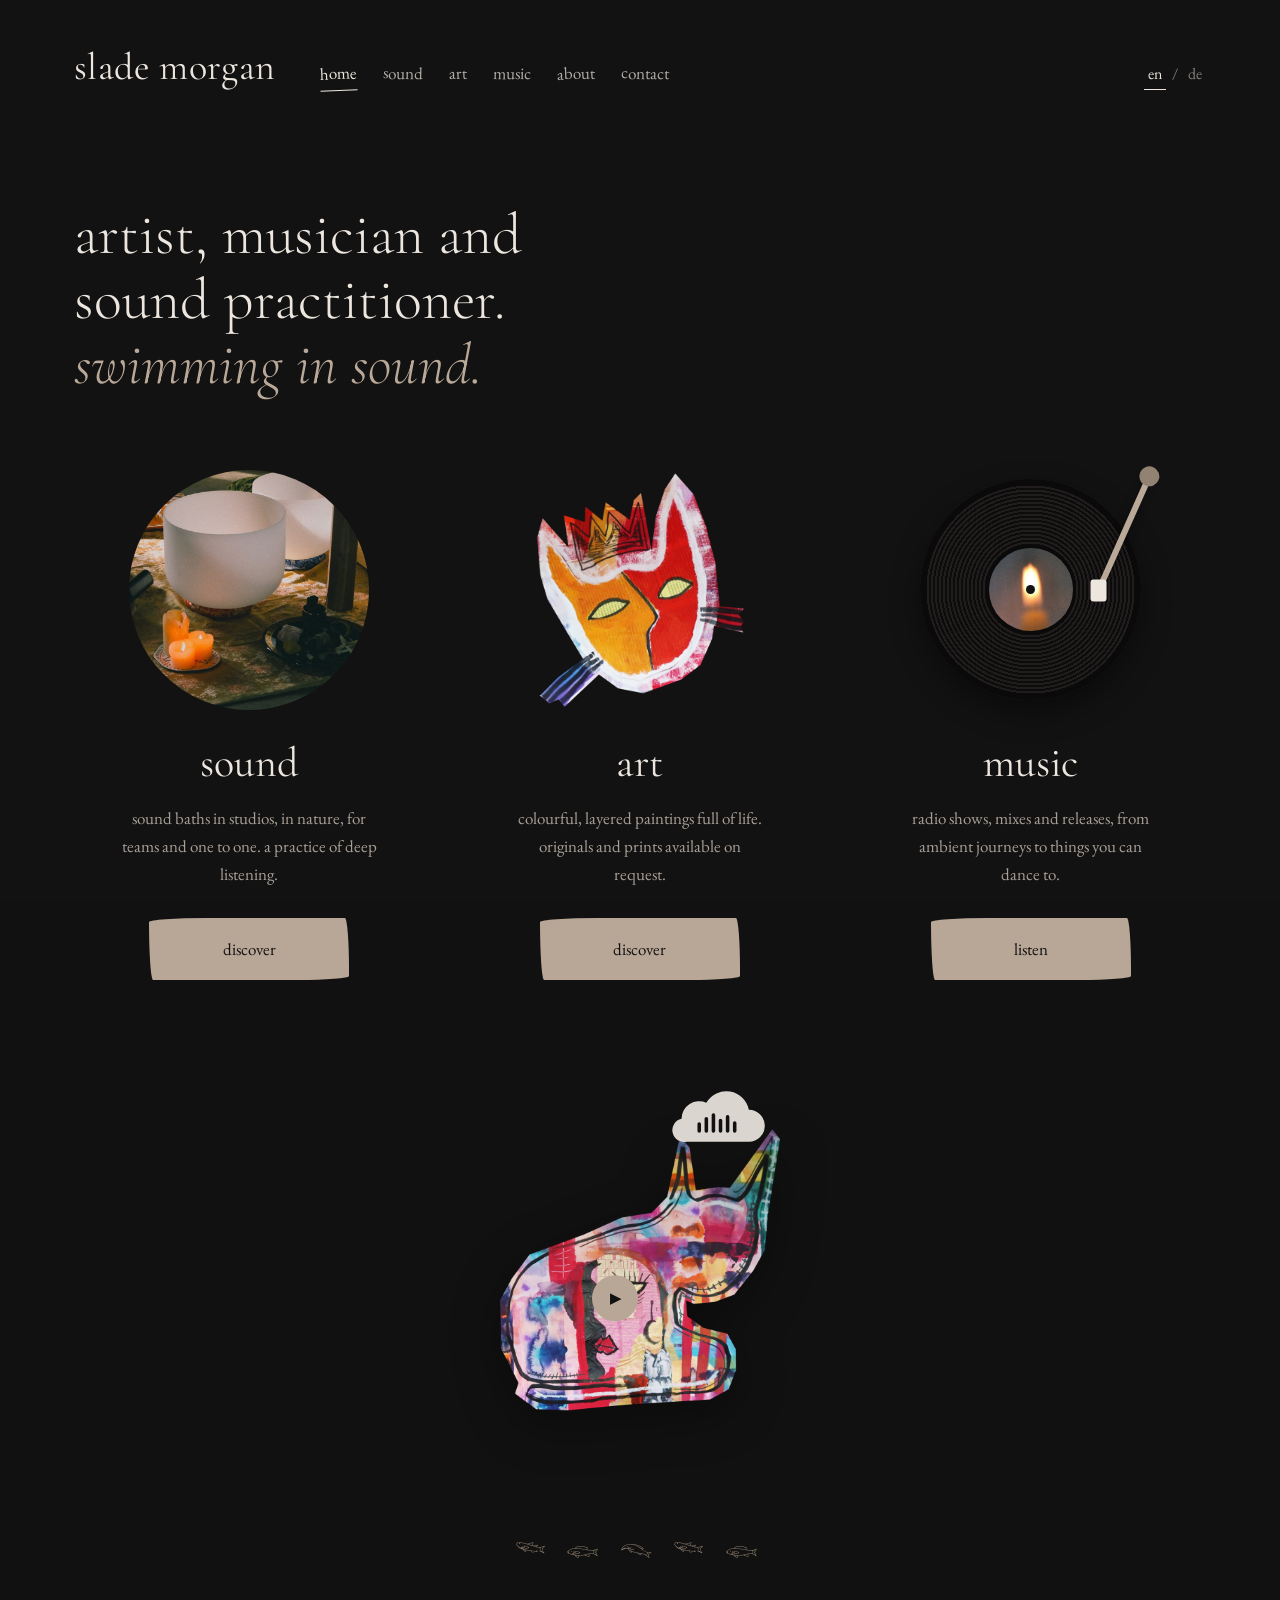
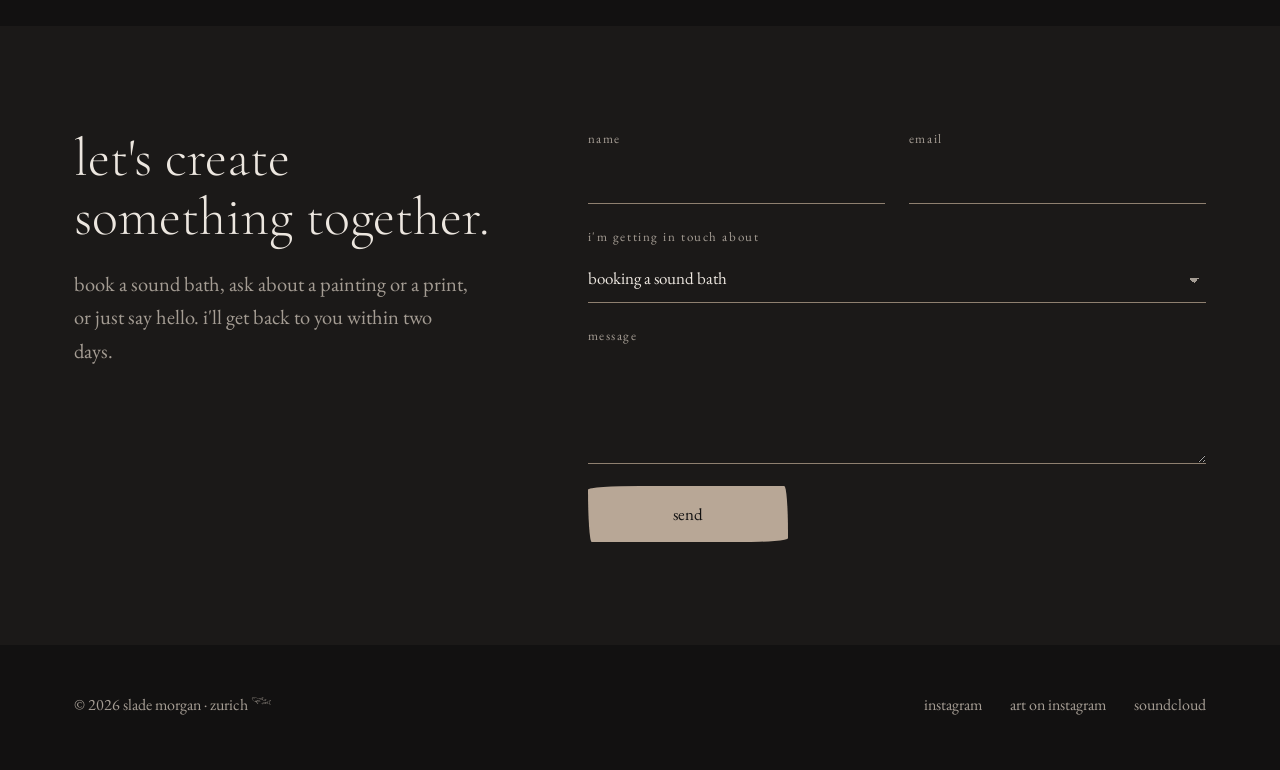
<file: index.html>
<!doctype html>
<html lang="en">
<head>
<meta charset="utf-8">
<meta name="viewport" content="width=device-width, initial-scale=1, viewport-fit=cover">
<title>slade morgan</title>
<meta name="description" content="Slade Morgan: artist, musician and sound practitioner in Zurich.">
<link rel="preconnect" href="https://fonts.googleapis.com">
<link rel="preconnect" href="https://fonts.gstatic.com" crossorigin>
<link rel="stylesheet" href="https://fonts.googleapis.com/css2?family=Cormorant+Garamond:ital,wght@0,300;0,400;0,500;1,300;1,400&family=EB+Garamond:ital,wght@0,400;0,500;1,400&family=Noto+Sans+Egyptian+Hieroglyphs&display=swap">
<link rel="stylesheet" href="style.css">
</head>
<body class="p-home">
<header class="site-header">
  <div class="wrap">
    <a class="name" href="index.html">Slade Morgan</a>
    <nav aria-label="Main">
      <ul>
        <li><a href="index.html" aria-current="page">Home</a></li>
        <li><a href="sound.html">Sound</a></li>
        <li><a href="art.html">Art</a></li>
        <li><a href="music.html">Music</a></li>
        <li><a href="about.html">About</a></li>
        <li><a href="index.html#contact">Contact</a></li>
      </ul>
    </nav>
  </div>
</header>
<main>
  <section class="intro">
    <div class="wrap">
      <p>artist, musician and sound practitioner. <em class="wave">swimming in sound.</em></p>
    </div>
  </section>

  <section class="works" aria-label="What I do">
    <div class="wrap">
      <article class="work">
        <div class="pic ripple"><span class="ring"></span><span class="ring r2"></span><span class="ring r3"></span><img src="img/sound-tile.jpg" alt="Crystal singing bowls and candles laid out for a sound bath"></div>
        <h2>Sound</h2>
        <p>Sound baths in studios, in nature, for teams and one to one. A practice of deep listening.</p>
        <a class="btn" href="sound.html">Discover</a>
      </article>
      <article class="work">
        <div class="pic cat" aria-hidden="false"><img class="cat-head" src="img/cat-head.png" alt="Slade's painted cat, wearing a crown"><img class="cat-crown" src="img/cat-crown.png" alt=""></div>
        <h2>Art</h2>
        <p>Colourful, layered paintings full of life. Originals and prints available on request.</p>
        <a class="btn" href="art.html">Discover</a>
      </article>
      <article class="work">
        <div class="pic record"><div class="vinyl"><img src="img/record-label.jpg" alt="A spinning record with a sunset as its label"></div><span class="arm"></span></div>
        <h2>Music</h2>
        <p>Radio shows, mixes and releases, from ambient journeys to things you can dance to.</p>
        <a class="btn" href="music.html">Listen</a>
      </article>
    </div>
  </section>

  <section class="listen">
    <div class="wrap pond">
      <button class="ghost-fish" type="button" data-play="cat" aria-label="play music for the common house cat sunbathing in winter">
        <img class="gf-body gf-catimg" src="img/cat-play.png" alt="">
        <svg class="gf-cloud" viewBox="0 0 120 70" aria-hidden="true">
          <path d="M28 58 H98 a18 18 0 0 0 0-36 a26 26 0 0 0-48-8 a20 20 0 0 0-28 18 a13 13 0 0 0 6 26 Z"/>
          <g class="gf-wave"><rect x="40" y="36" width="4" height="12" rx="2"/><rect x="48" y="30" width="4" height="18" rx="2"/><rect x="56" y="26" width="4" height="22" rx="2"/><rect x="64" y="32" width="4" height="16" rx="2"/><rect x="72" y="28" width="4" height="20" rx="2"/><rect x="80" y="35" width="4" height="13" rx="2"/></g>
        </svg>
        <span class="gf-play" aria-hidden="true">▶</span>
      </button>
    </div>
  </section>

  <p class="glyphs" aria-hidden="true">𓆝 𓆟 𓆞 𓆝 𓆟</p>

<section class="contact band" id="contact">
  <div class="wrap">
    <div>
      <h2 class="h-l">Let's create something together.</h2>
      <p class="lead">Book a sound bath, ask about a painting or a print, or just say hello. I'll get back to you within two days.</p>
    </div>
    <form data-contact novalidate>
      <div class="field">
        <label for="contact-name">Name</label>
        <input id="contact-name" name="name" autocomplete="name" required>
      </div>
      <div class="field">
        <label for="contact-email">Email</label>
        <input id="contact-email" name="email" type="email" autocomplete="email" required>
      </div>
      <div class="field full">
        <label for="contact-reason">I'm getting in touch about</label>
        <select id="contact-reason" name="reason">
            <option selected>Booking a sound bath</option>
            <option>Buying a painting or print</option>
            <option>Music</option>
            <option>Something else</option>
        </select>
      </div>

      <div class="field full">
        <label for="contact-message">Message</label>
        <textarea id="contact-message" name="message" required></textarea>
      </div>
      <div class="send">
        <button class="btn" type="submit">Send</button>
        <p class="note" aria-live="polite"></p>
      </div>
    </form>
  </div>
</section>
</main>
<footer class="site-footer">
  <div class="wrap">
    <span>© 2026 Slade Morgan · Zurich <span class="g">𓆝</span></span>
    <ul>
      <li><a href="https://instagram.com/slademorgan" target="_blank" rel="noopener">Instagram</a></li>
      <li><a href="https://instagram.com/artifactsbyslade" target="_blank" rel="noopener">Art on Instagram</a></li>
      <li><a href="https://soundcloud.com/sladeontheark" target="_blank" rel="noopener">SoundCloud</a></li>
    </ul>
  </div>
</footer>
<script src="main.js"></script>
<script src="whimsy.js"></script>
<script src="de.js"></script>
<script src="lang.js"></script>
</body>
</html>
</file>
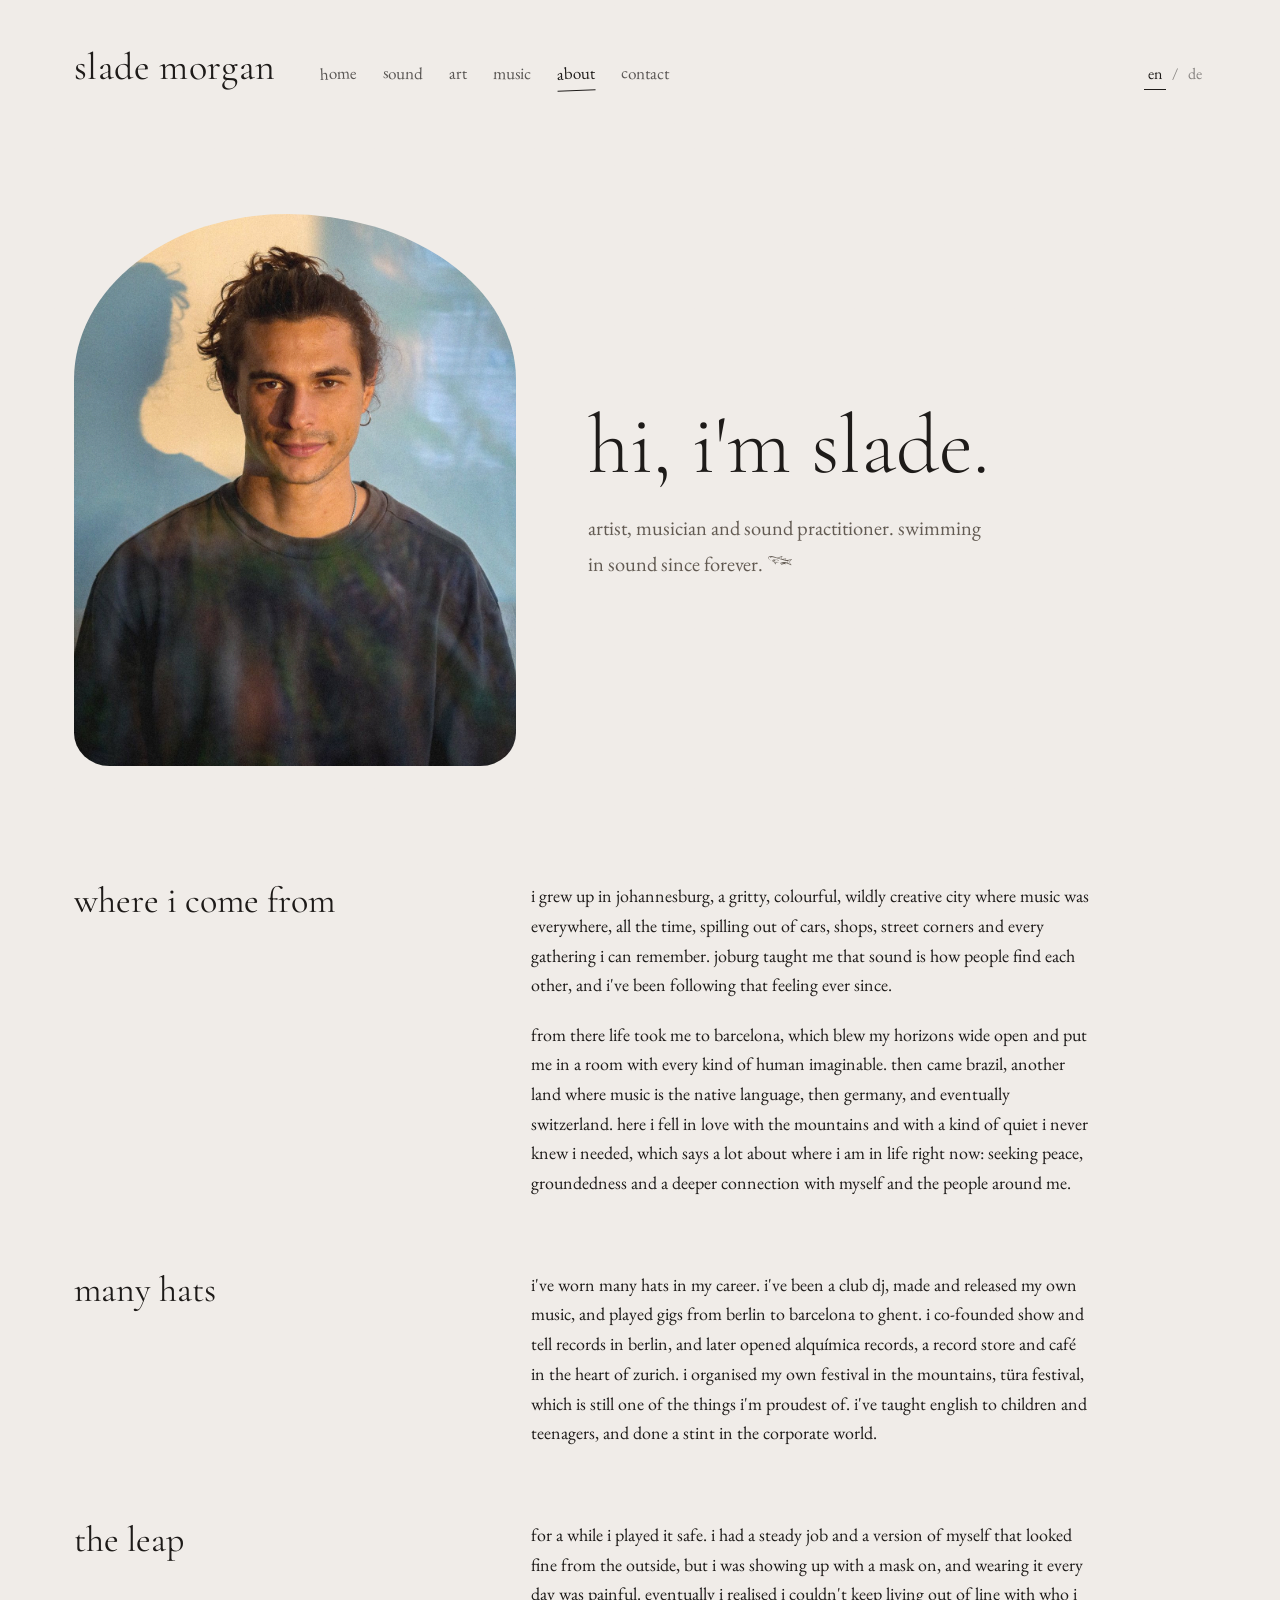
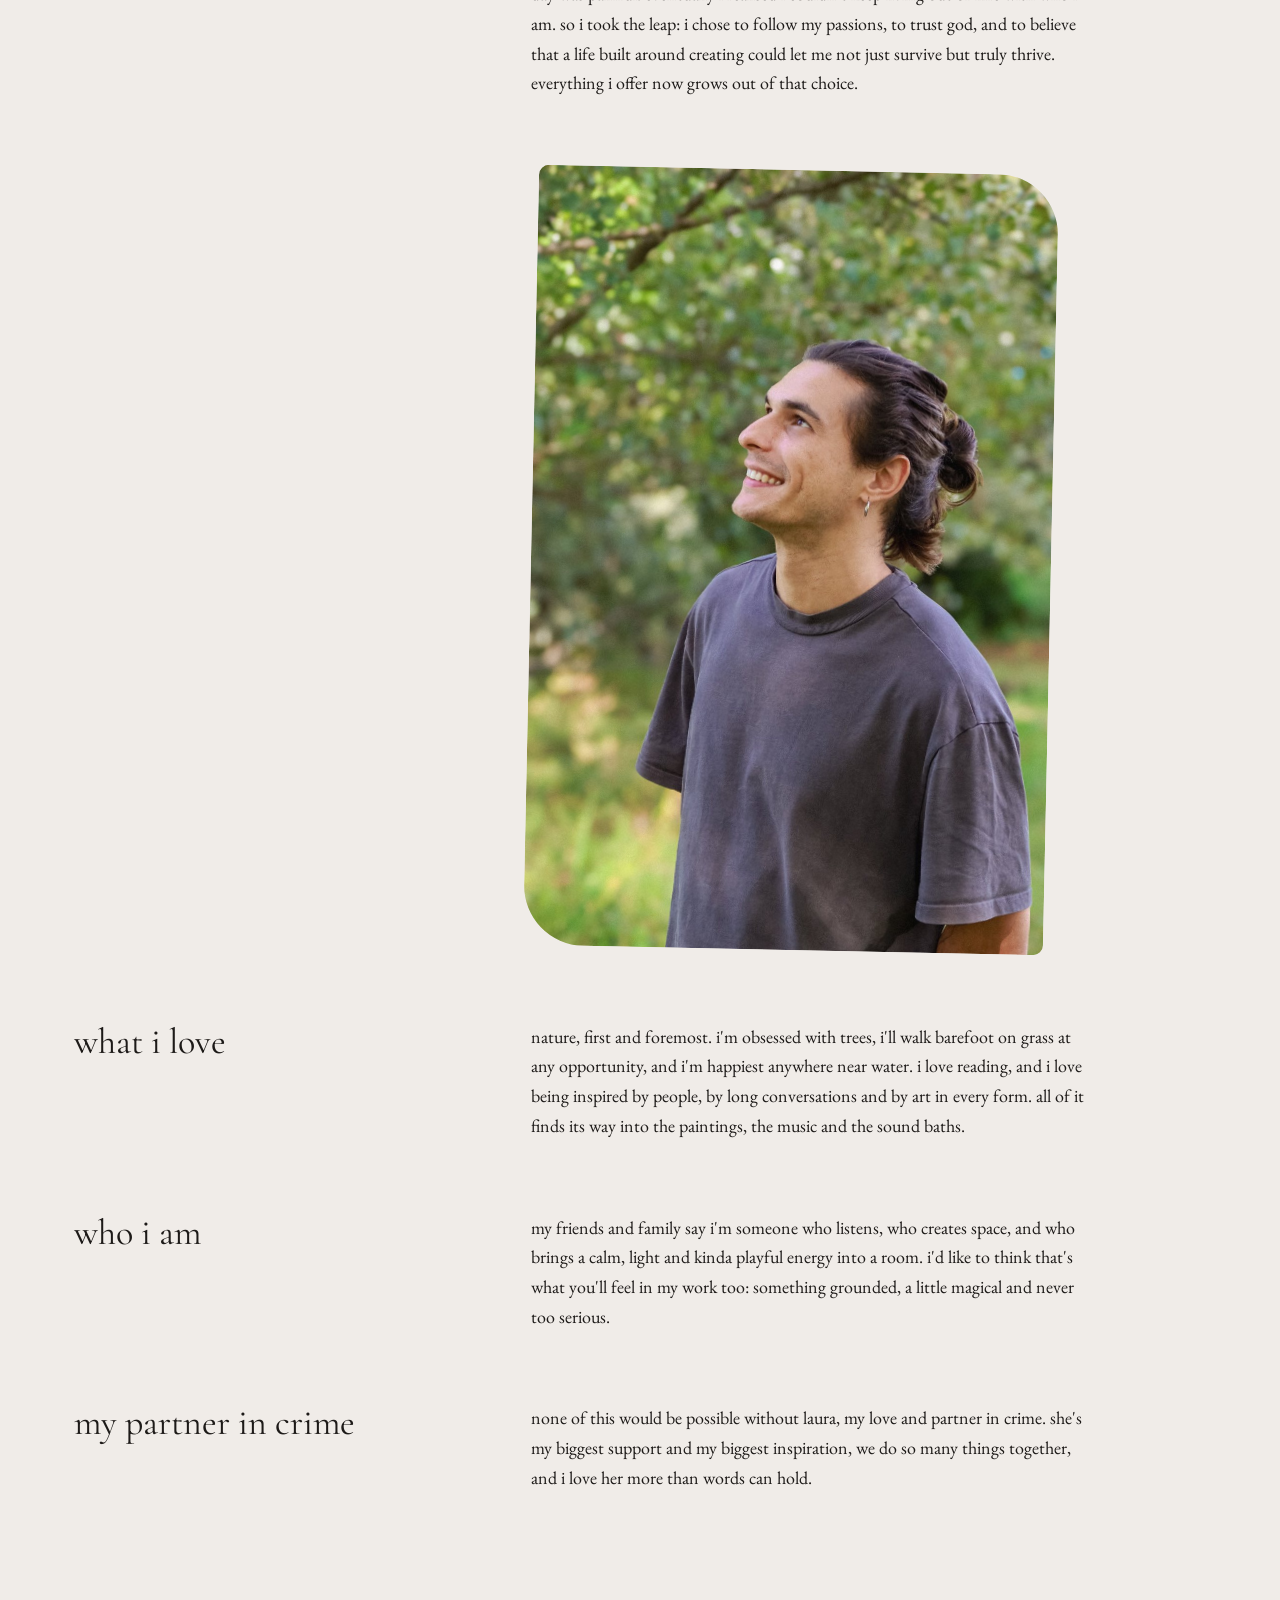
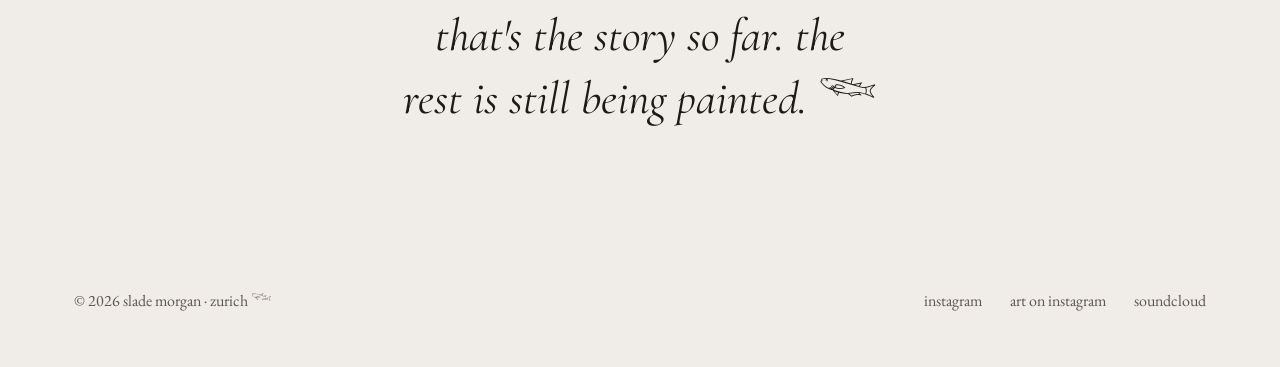
<file: about.html>
<!doctype html>
<html lang="en">
<head>
<meta charset="utf-8">
<meta name="viewport" content="width=device-width, initial-scale=1, viewport-fit=cover">
<title>about · slade morgan</title>
<meta name="description" content="About Slade Morgan: artist, musician and sound practitioner, from Johannesburg to Zurich.">
<link rel="preconnect" href="https://fonts.googleapis.com">
<link rel="preconnect" href="https://fonts.gstatic.com" crossorigin>
<link rel="stylesheet" href="https://fonts.googleapis.com/css2?family=Cormorant+Garamond:ital,wght@0,300;0,400;0,500;1,300;1,400&family=EB+Garamond:ital,wght@0,400;0,500;1,400&family=Noto+Sans+Egyptian+Hieroglyphs&display=swap">
<link rel="stylesheet" href="style.css">
</head>
<body class="p-about">
<header class="site-header">
  <div class="wrap">
    <a class="name" href="index.html">Slade Morgan</a>
    <nav aria-label="Main">
      <ul>
        <li><a href="index.html">Home</a></li>
        <li><a href="sound.html">Sound</a></li>
        <li><a href="art.html">Art</a></li>
        <li><a href="music.html">Music</a></li>
        <li><a href="about.html" aria-current="page">About</a></li>
        <li><a href="index.html#contact">Contact</a></li>
      </ul>
    </nav>
  </div>
</header>
<main>
  <section class="section">
    <div class="wrap about-top">
      <img src="img/portrait.jpg" alt="Portrait of Slade Morgan in warm evening light">
      <div>
        <h1 class="h-xl">Hi, I'm Slade.</h1>
        <p class="lead" style="margin-top:20px">Artist, musician and sound practitioner. Swimming in sound since forever. <span class="g">𓆝</span></p>
      </div>
    </div>
  </section>

  <section class="section">
    <div class="wrap story">
      <section>
        <h2>Where I come from</h2>
        <div class="prose">
          <p>I grew up in Johannesburg, a gritty, colourful, wildly creative city where music was everywhere, all the time, spilling out of cars, shops, street corners and every gathering I can remember. Joburg taught me that sound is how people find each other, and I've been following that feeling ever since.</p>
          <p>From there life took me to Barcelona, which blew my horizons wide open and put me in a room with every kind of human imaginable. Then came Brazil, another land where music is the native language, then Germany, and eventually Switzerland. Here I fell in love with the mountains and with a kind of quiet I never knew I needed, which says a lot about where I am in life right now: seeking peace, groundedness and a deeper connection with myself and the people around me.</p>
        </div>
      </section>
      <section>
        <h2>Many hats</h2>
        <div class="prose">
          <p>I've worn many hats in my career. I've been a club dj, made and released my own music, and played gigs from Berlin to Barcelona to Ghent. I co-founded Show and Tell Records in Berlin, and later opened Alquímica Records, a record store and café in the heart of Zurich. I organised my own festival in the mountains, Türa Festival, which is still one of the things I'm proudest of. I've taught English to children and teenagers, and done a stint in the corporate world.</p>
        </div>
      </section>
      <section>
        <h2>The leap</h2>
        <div class="prose">
          <p>For a while I played it safe. I had a steady job and a version of myself that looked fine from the outside, but I was showing up with a mask on, and wearing it every day was painful. Eventually I realised I couldn't keep living out of line with who I am. So I took the leap: I chose to follow my passions, to trust God, and to believe that a life built around creating could let me not just survive but truly thrive. Everything I offer now grows out of that choice.</p>
        </div>
      </section>
      <figure class="story-photo"><img src="img/portrait-trees.jpg" alt="Slade smiling up at the branches of a tree" loading="lazy"></figure>
      <section>
        <h2>What I love</h2>
        <div class="prose">
          <p>Nature, first and foremost. I'm obsessed with trees, I'll walk barefoot on grass at any opportunity, and I'm happiest anywhere near water. I love reading, and I love being inspired by people, by long conversations and by art in every form. All of it finds its way into the paintings, the music and the sound baths.</p>
        </div>
      </section>
      <section>
        <h2>Who I am</h2>
        <div class="prose">
          <p>My friends and family say I'm someone who listens, who creates space, and who brings a calm, light and kinda playful energy into a room. I'd like to think that's what you'll feel in my work too: something grounded, a little magical and never too serious.</p>
        </div>
      </section>
      <section>
        <h2>My partner in crime</h2>
        <div class="prose">
          <p>None of this would be possible without Laura, my love and partner in crime. She's my biggest support and my biggest inspiration, we do so many things together, and I love her more than words can hold.</p>
        </div>
      </section>
    </div>
  </section>

  <p class="quote">that's the story so far. the rest is still being painted. <span class="g" style="font-style:normal">𓆝</span></p>
</main>
<footer class="site-footer">
  <div class="wrap">
    <span>© 2026 Slade Morgan · Zurich <span class="g">𓆝</span></span>
    <ul>
      <li><a href="https://instagram.com/slademorgan" target="_blank" rel="noopener">Instagram</a></li>
      <li><a href="https://instagram.com/artifactsbyslade" target="_blank" rel="noopener">Art on Instagram</a></li>
      <li><a href="https://soundcloud.com/sladeontheark" target="_blank" rel="noopener">SoundCloud</a></li>
    </ul>
  </div>
</footer>
<script src="main.js"></script>
<script src="whimsy.js"></script>
<script src="de.js"></script>
<script src="lang.js"></script>
</body>
</html>
</file>
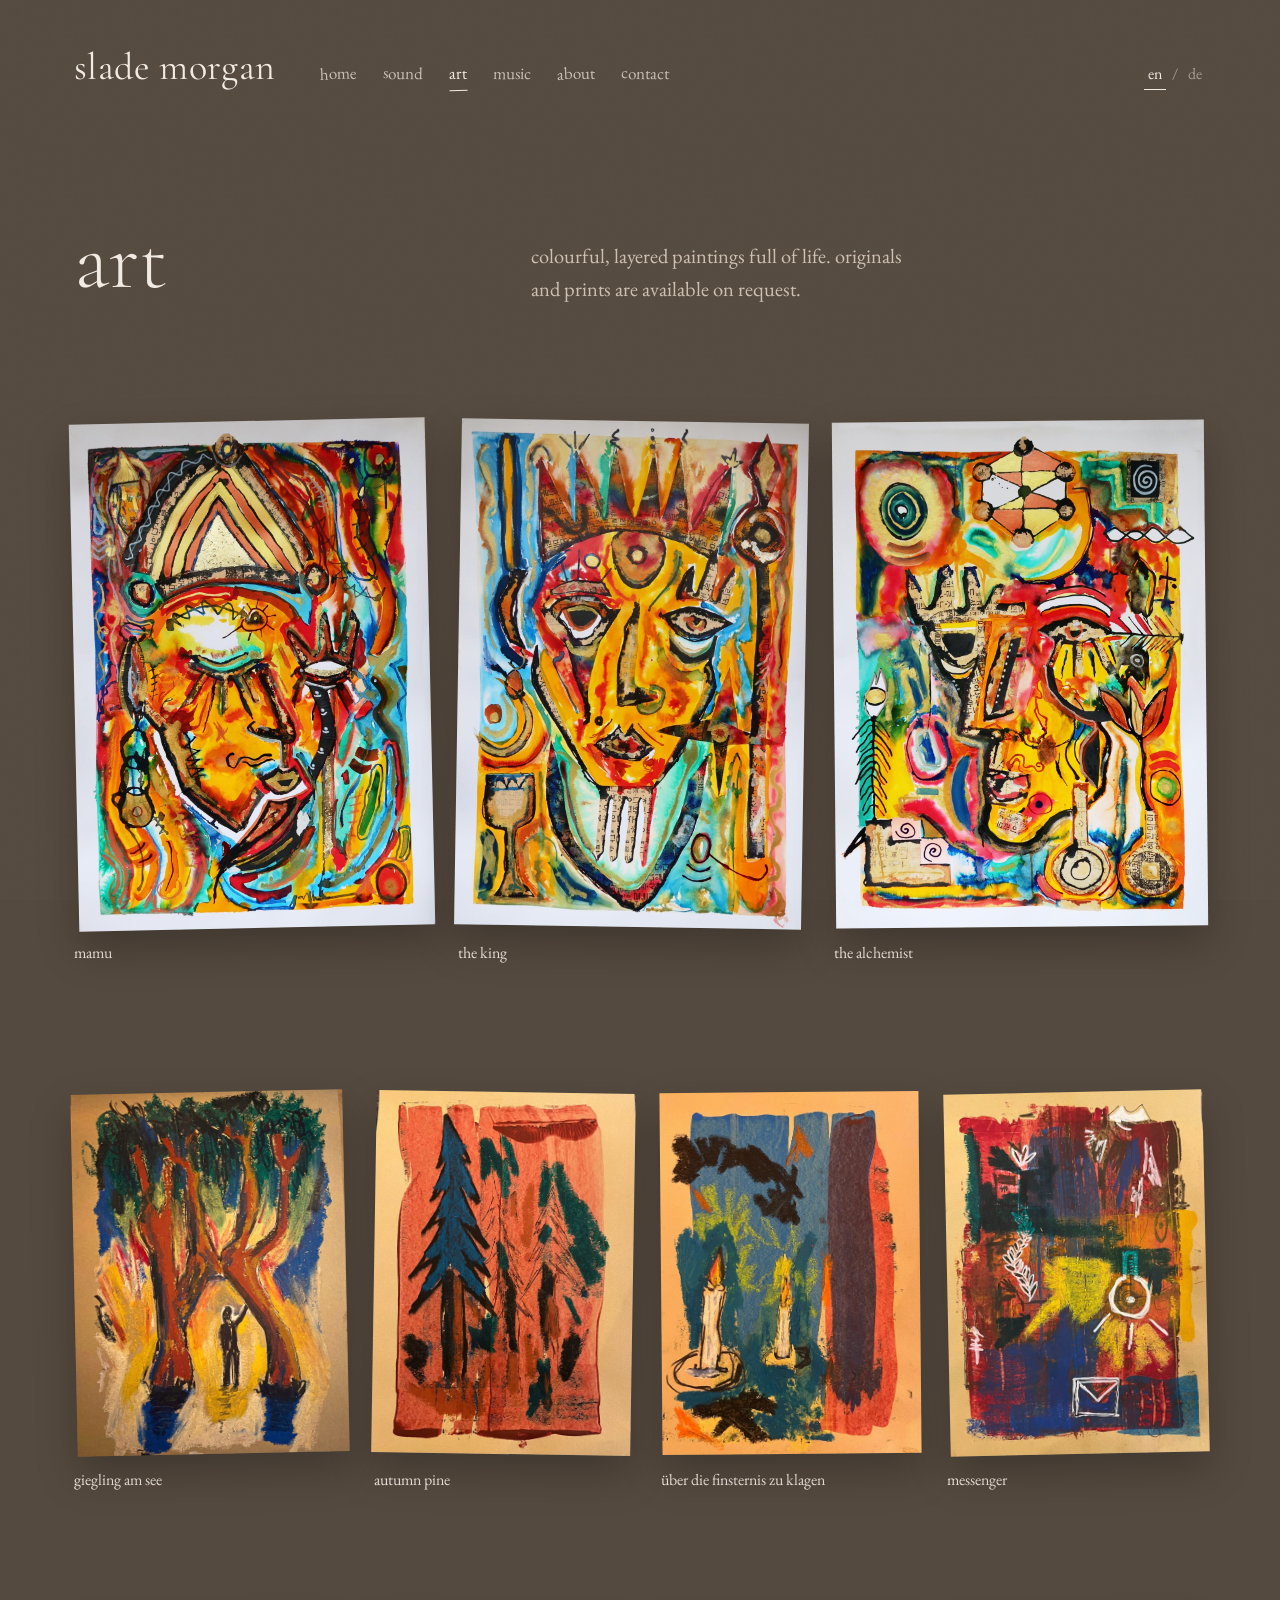
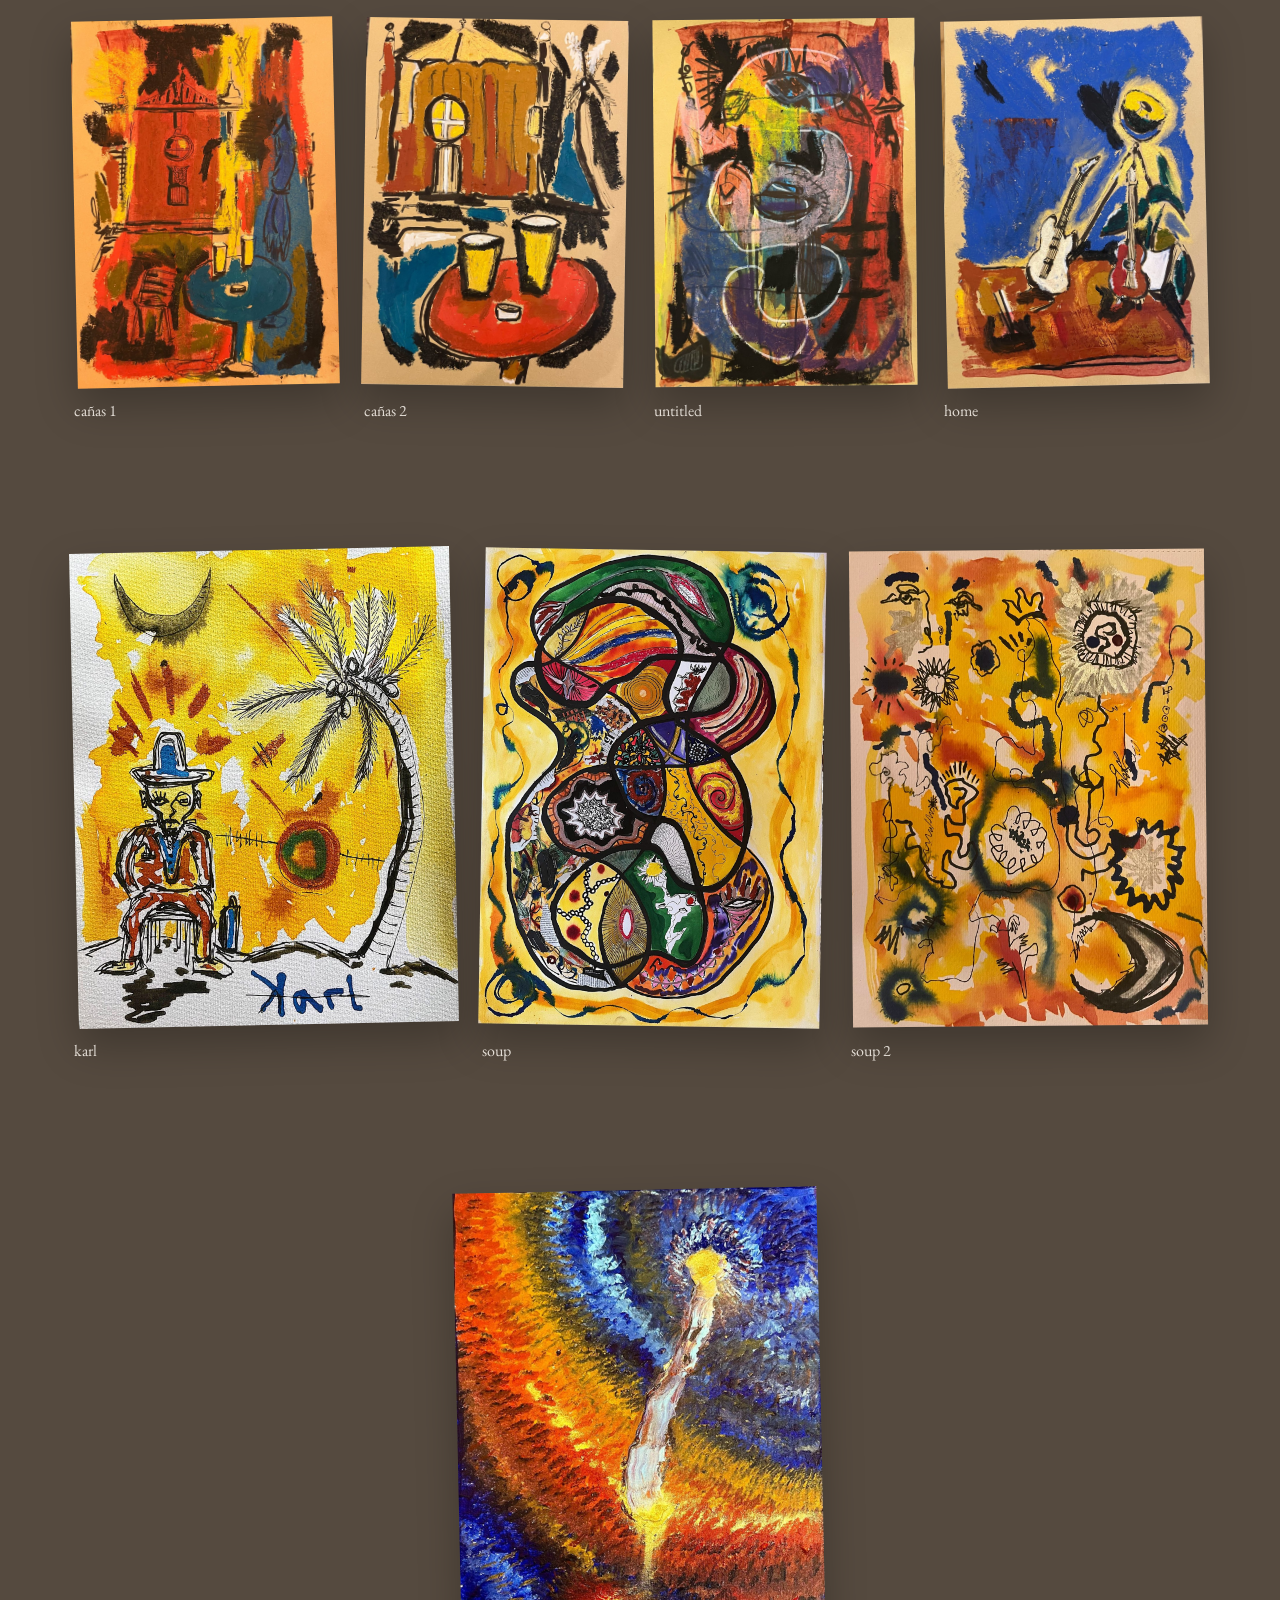
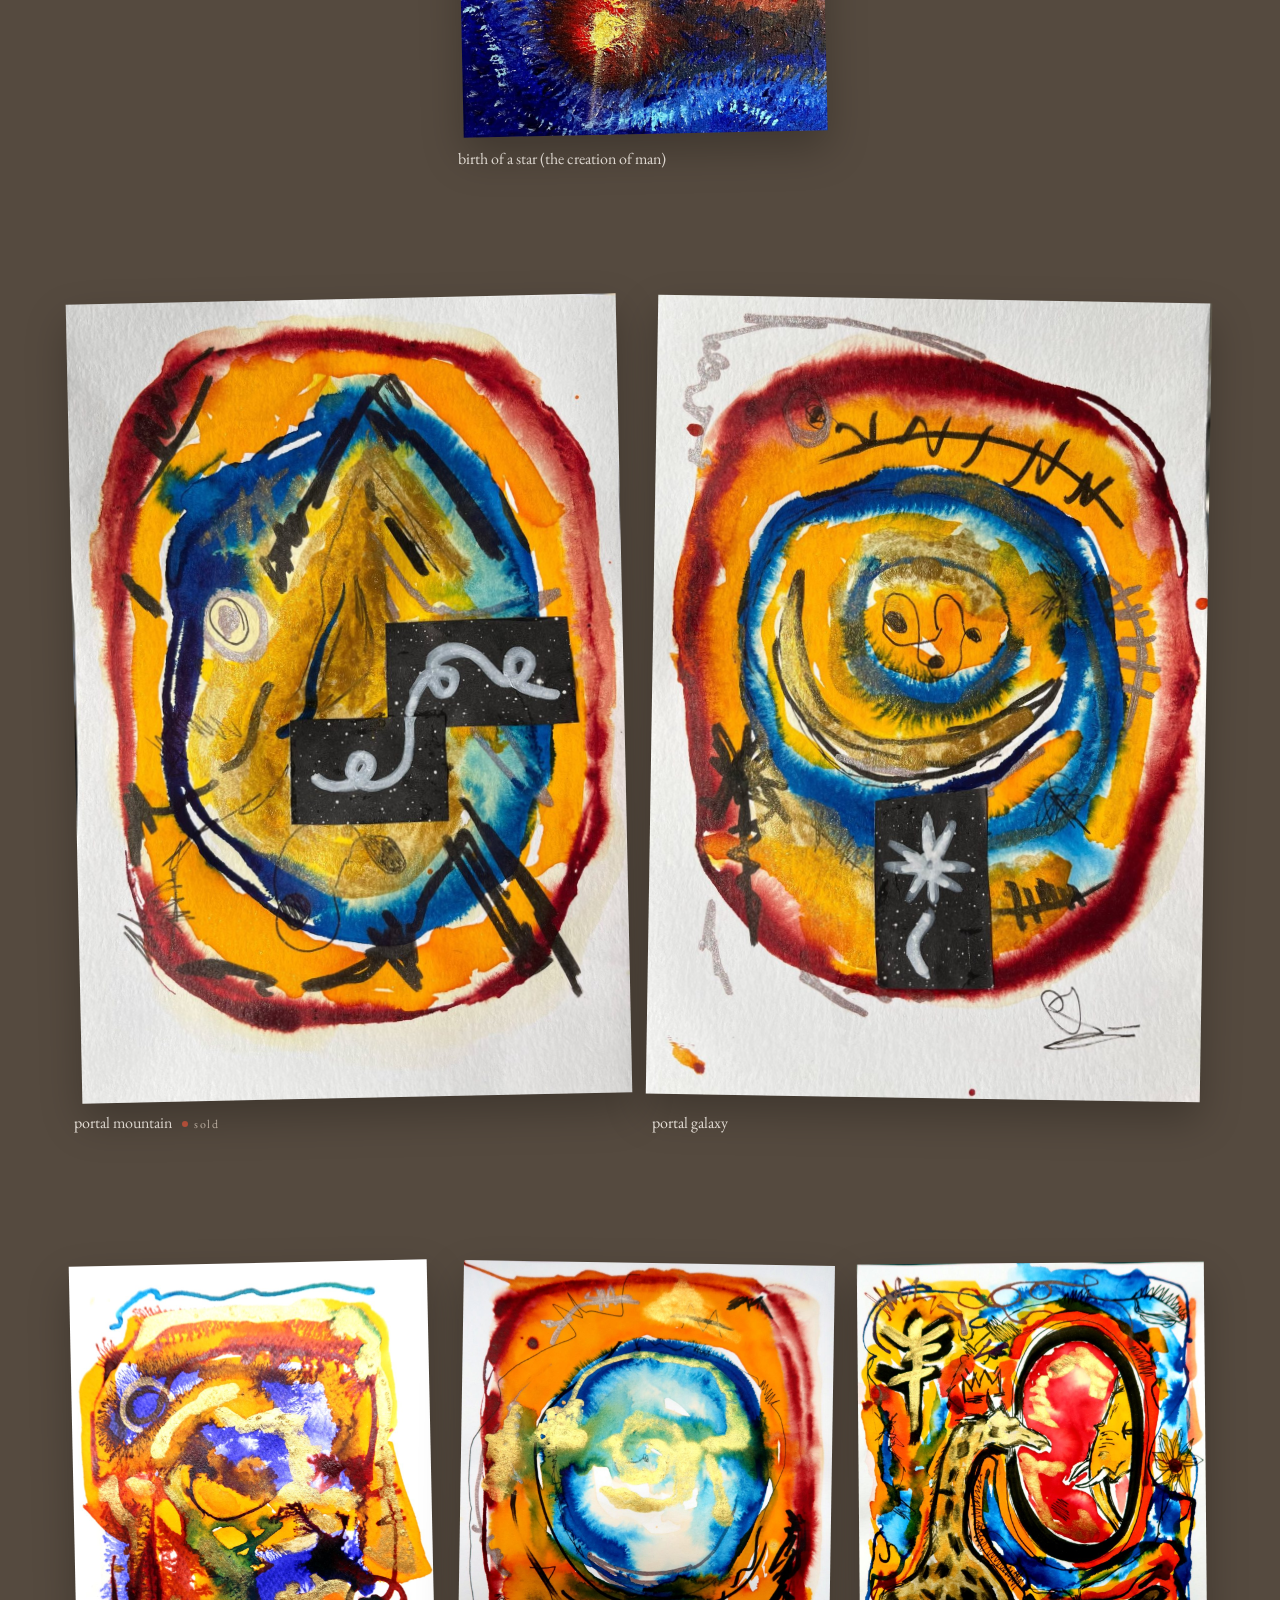
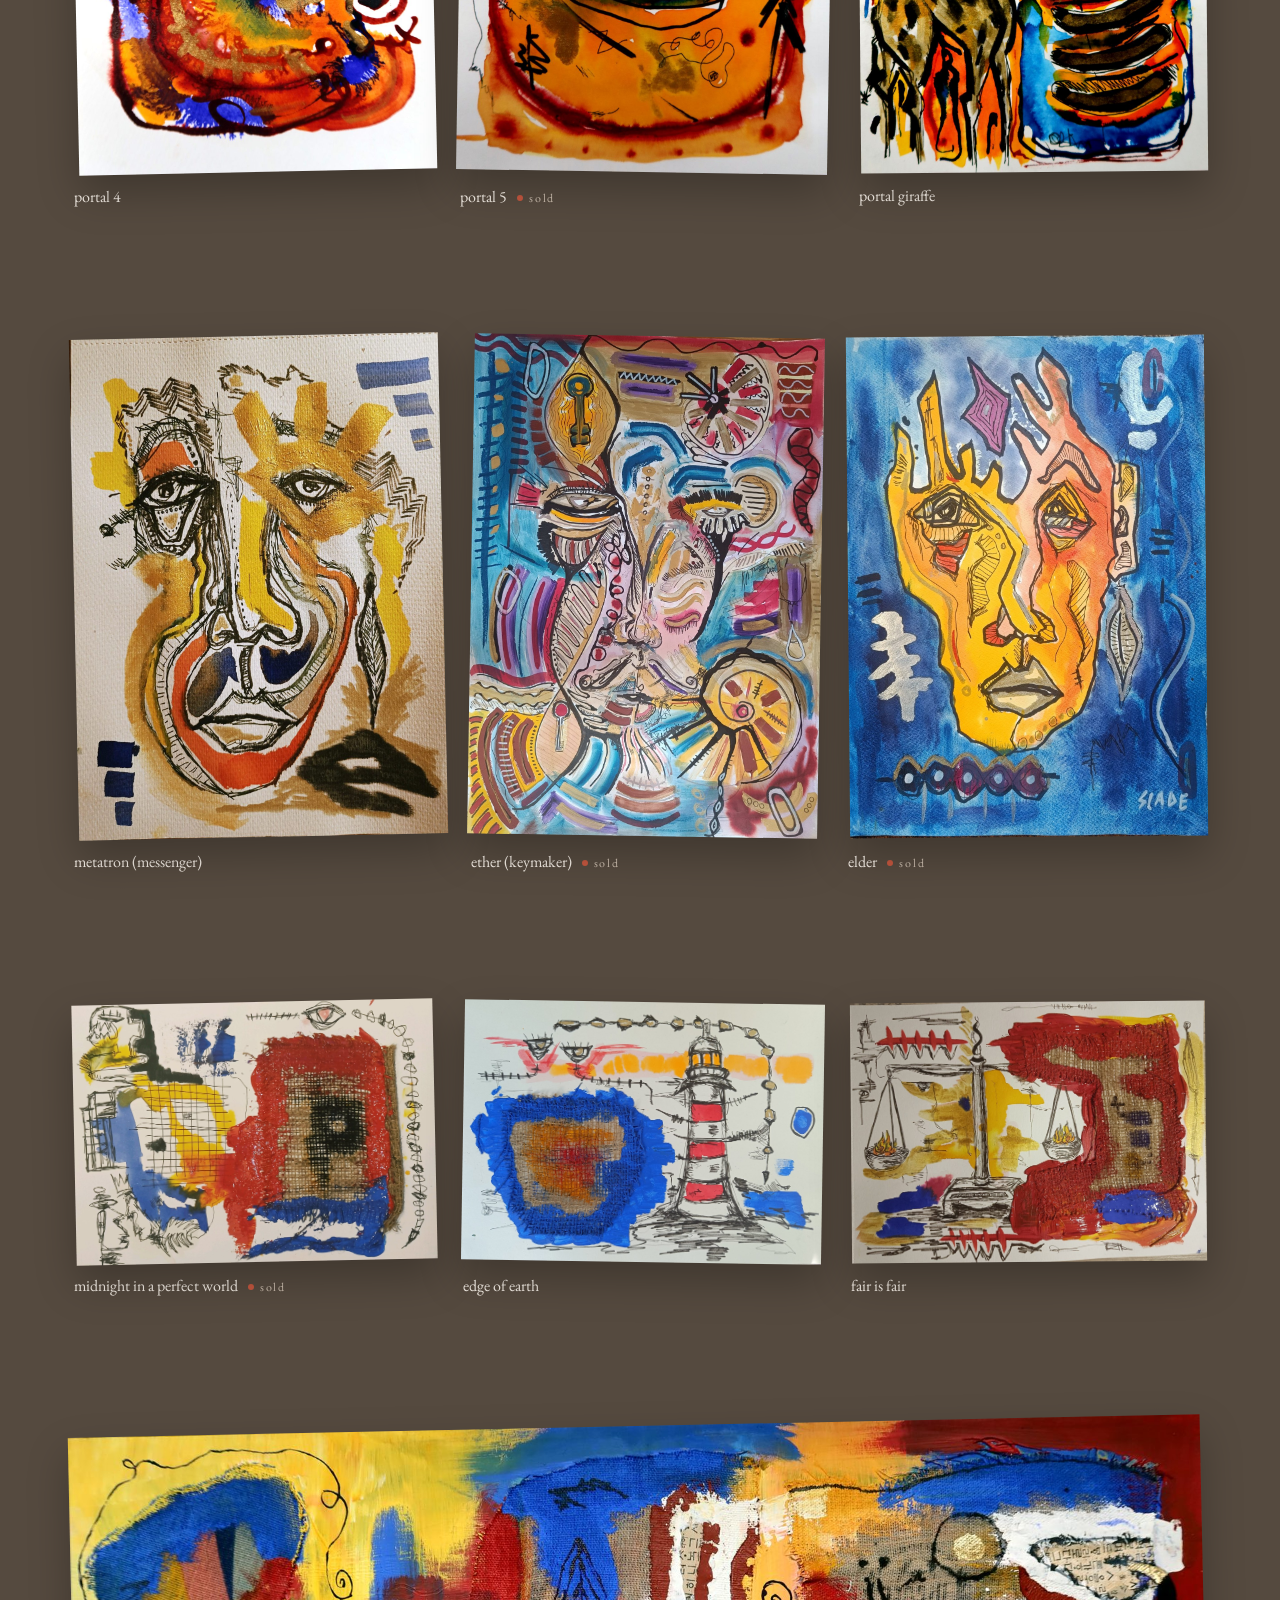
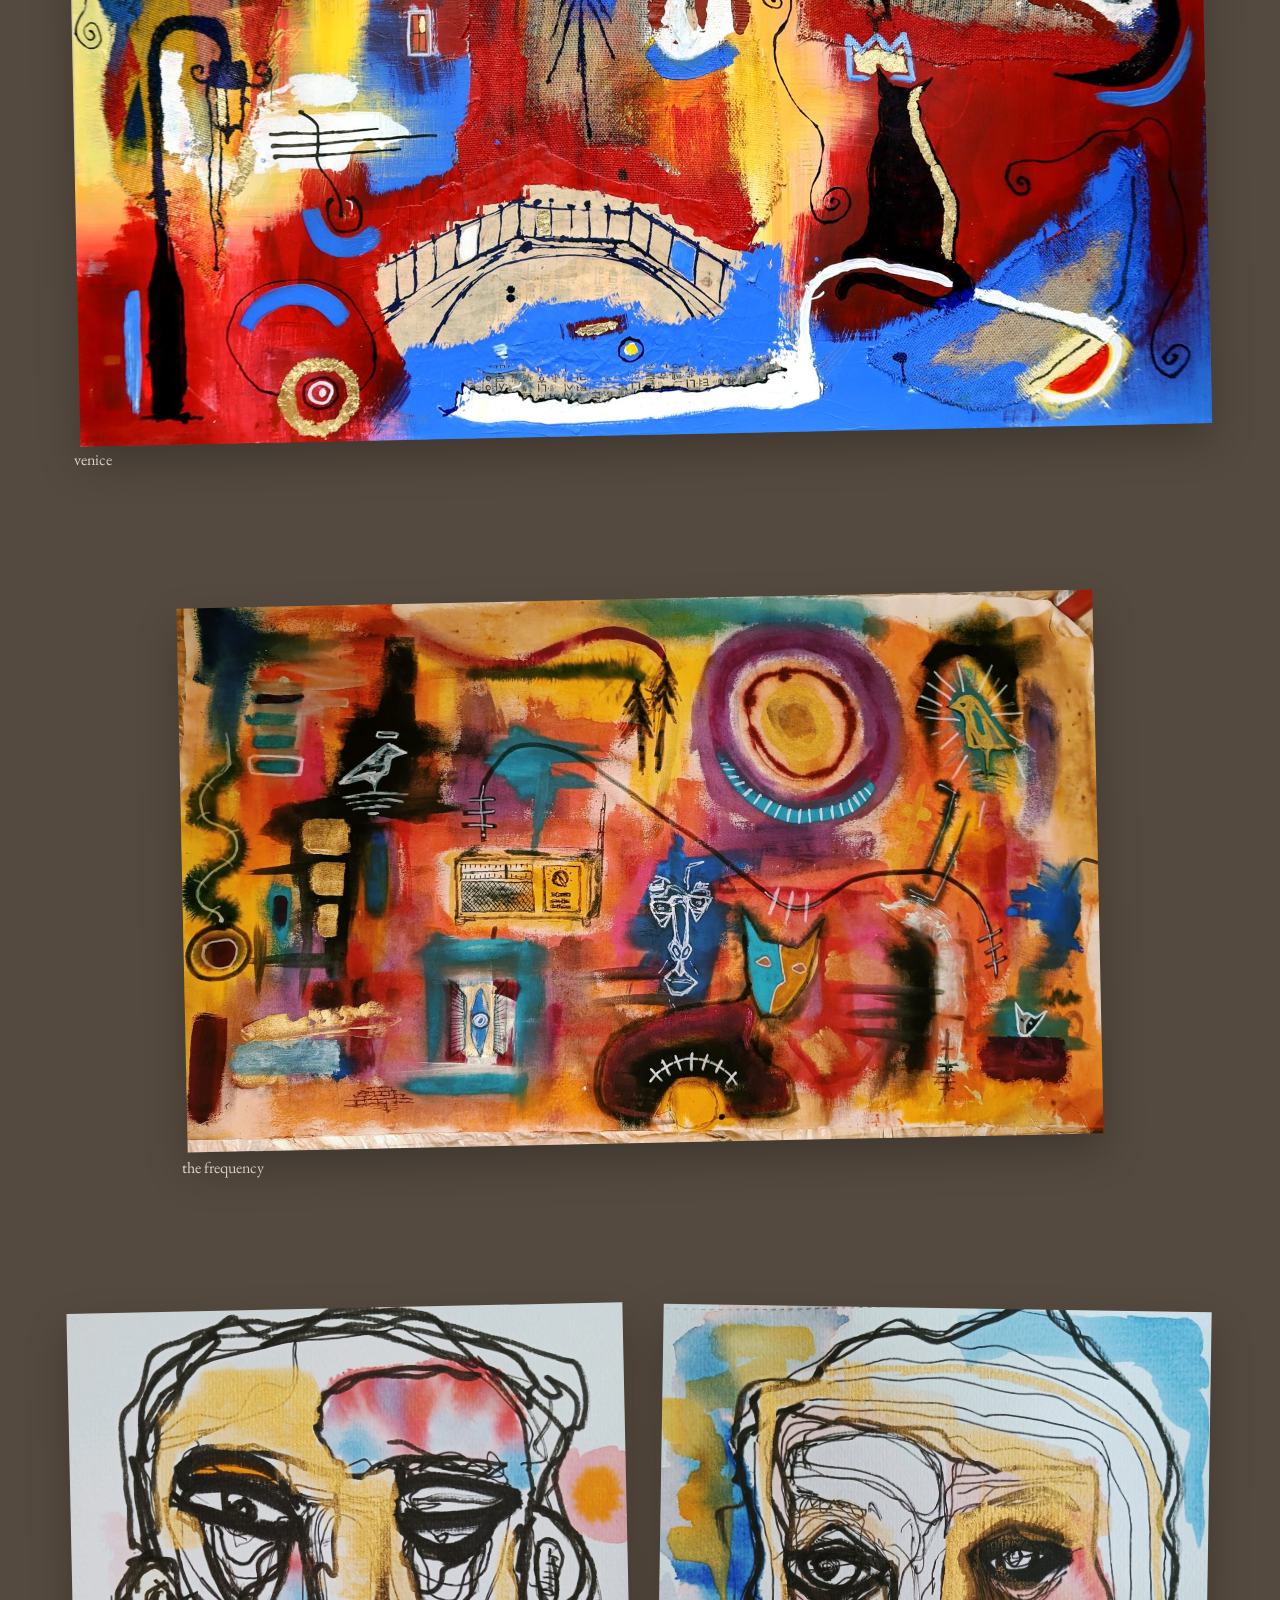
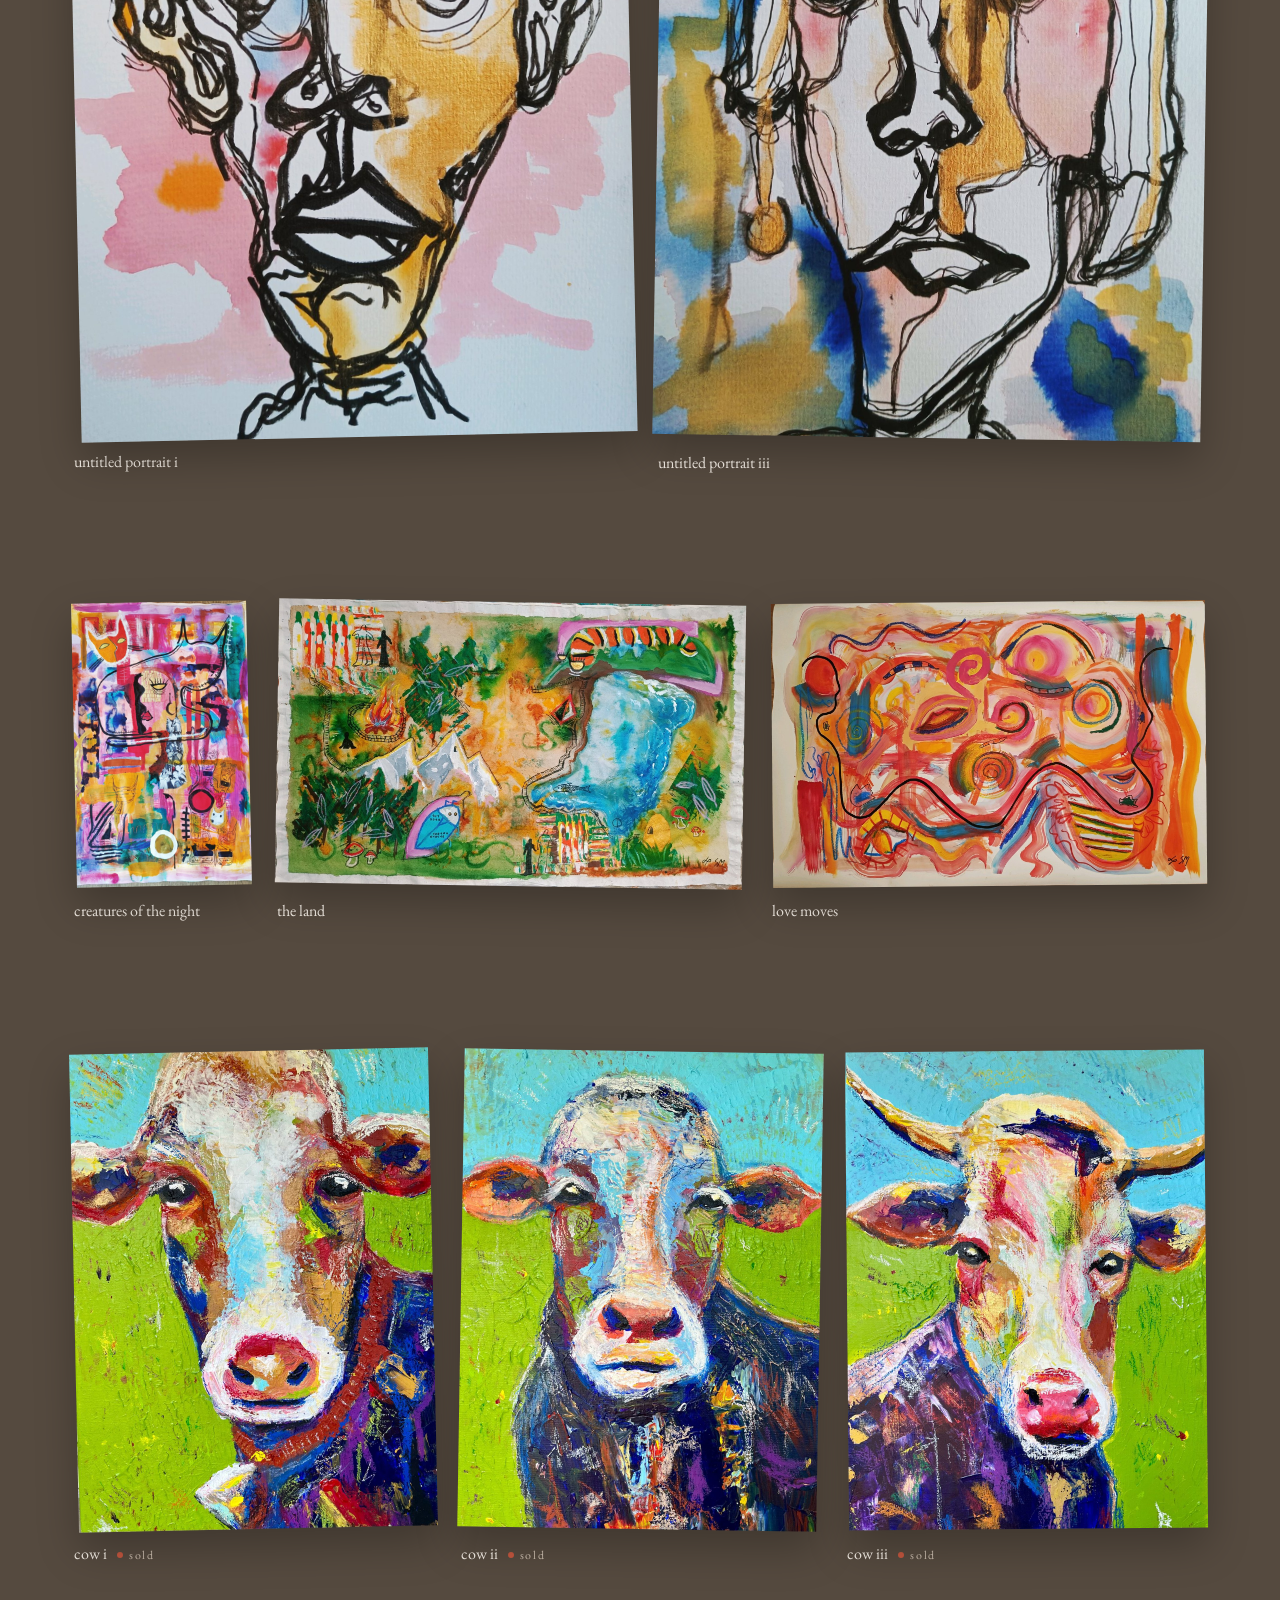
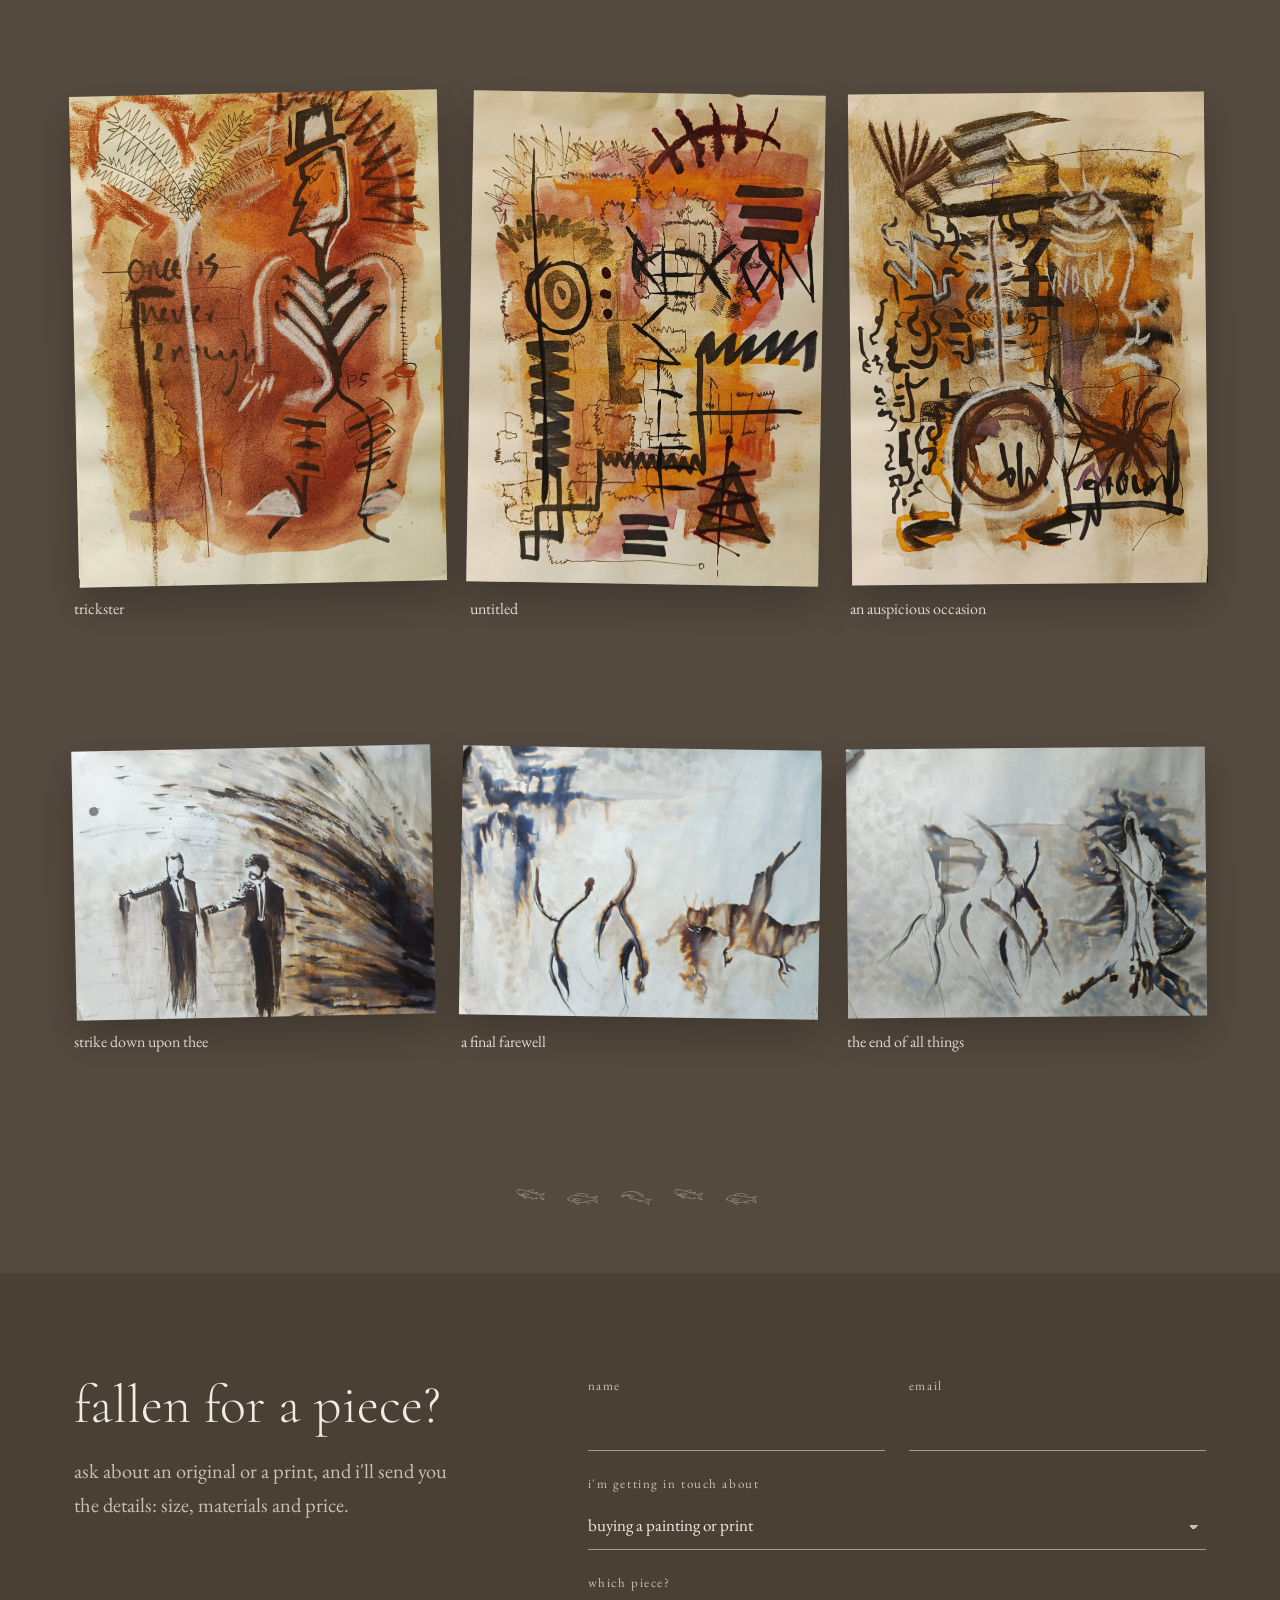
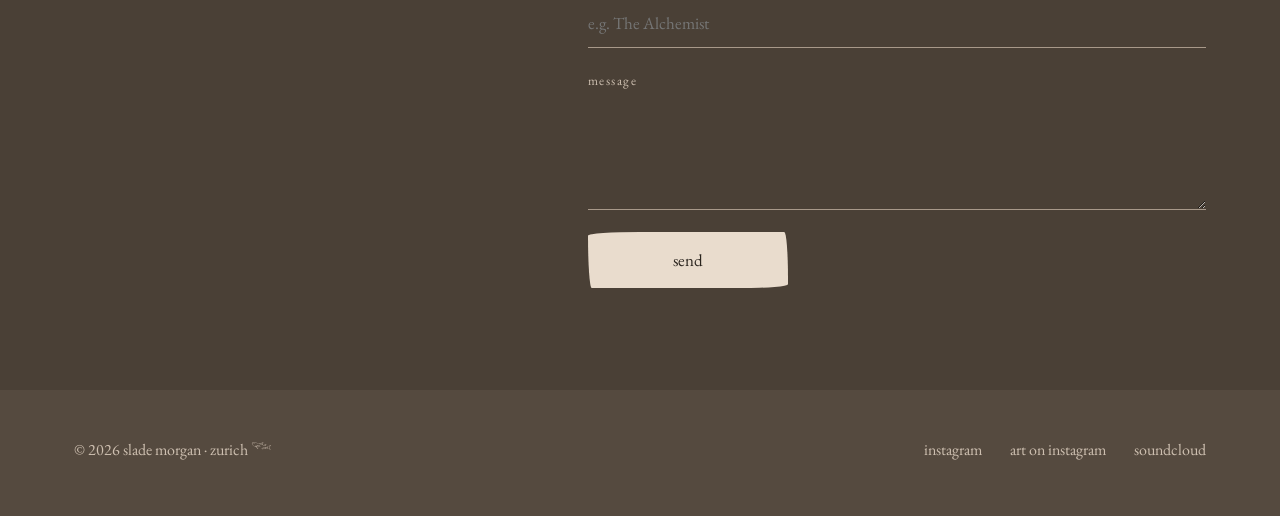
<file: art.html>
<!doctype html>
<html lang="en">
<head>
<meta charset="utf-8">
<meta name="viewport" content="width=device-width, initial-scale=1, viewport-fit=cover">
<title>art · slade morgan</title>
<meta name="description" content="Paintings and prints by Slade Morgan. Originals and prints available on request.">
<link rel="preconnect" href="https://fonts.googleapis.com">
<link rel="preconnect" href="https://fonts.gstatic.com" crossorigin>
<link rel="stylesheet" href="https://fonts.googleapis.com/css2?family=Cormorant+Garamond:ital,wght@0,300;0,400;0,500;1,300;1,400&family=EB+Garamond:ital,wght@0,400;0,500;1,400&family=Noto+Sans+Egyptian+Hieroglyphs&display=swap">
<link rel="stylesheet" href="style.css">
</head>
<body class="p-art">
<header class="site-header">
  <div class="wrap">
    <a class="name" href="index.html">Slade Morgan</a>
    <nav aria-label="Main">
      <ul>
        <li><a href="index.html">Home</a></li>
        <li><a href="sound.html">Sound</a></li>
        <li><a href="art.html" aria-current="page">Art</a></li>
        <li><a href="music.html">Music</a></li>
        <li><a href="about.html">About</a></li>
        <li><a href="index.html#contact">Contact</a></li>
      </ul>
    </nav>
  </div>
</header>
<main>
  <section class="section">
    <div class="wrap split">
      <h1 class="h-xl">Art</h1>
      <p class="lead" style="align-self:end">Colourful, layered paintings full of life. Originals and prints are available on request.</p>
    </div>
  </section>

  <section class="section">
    <div class="wrap gallery">
      <div class="series">
      <figure class="piece" style="--ar:0.704">
        <img src="img/art/23-mamu.jpg" width="1126" height="1600" alt="Mamu, a painting by Slade Morgan" loading="lazy">
        <figcaption>Mamu</figcaption>
      </figure>
      <figure class="piece" style="--ar:0.686">
        <img src="img/art/22-the-king.jpg" width="1098" height="1600" alt="The King, a painting by Slade Morgan" loading="lazy">
        <figcaption>The King</figcaption>
      </figure>
      <figure class="piece" style="--ar:0.735">
        <img src="img/art/29-the-alchemist.jpg" width="1176" height="1600" alt="The Alchemist, a painting by Slade Morgan" loading="lazy">
        <figcaption>The Alchemist</figcaption>
      </figure>
      </div>
      <div class="series">
      <figure class="piece" style="--ar:0.750">
        <img src="img/art/30-giggling-amze.jpg" width="1200" height="1600" alt="Giegling am See, a painting by Slade Morgan" loading="lazy">
        <figcaption>Giegling am See</figcaption>
      </figure>
      <figure class="piece" style="--ar:0.714">
        <img src="img/art/39-autumn-pine.jpg" width="1143" height="1600" alt="Autumn Pine, a painting by Slade Morgan" loading="lazy">
        <figcaption>Autumn Pine</figcaption>
      </figure>
      <figure class="piece" style="--ar:0.714">
        <img src="img/art/40-uber-die-finsternis-zu-klagen.jpg" width="1143" height="1600" alt="Über die Finsternis zu klagen, a painting by Slade Morgan" loading="lazy">
        <figcaption>Über die Finsternis zu klagen</figcaption>
      </figure>
      <figure class="piece" style="--ar:0.714">
        <img src="img/art/41-messenger.jpg" width="1143" height="1600" alt="Messenger, a painting by Slade Morgan" loading="lazy">
        <figcaption>Messenger</figcaption>
      </figure>
      </div>
      <div class="series">
      <figure class="piece" style="--ar:0.714">
        <img src="img/art/42-kanye-s-1.jpg" width="1143" height="1600" alt="Cañas 1, a painting by Slade Morgan" loading="lazy">
        <figcaption>Cañas 1</figcaption>
      </figure>
      <figure class="piece" style="--ar:0.714">
        <img src="img/art/43-kanye-s-2.jpg" width="1143" height="1600" alt="Cañas 2, a painting by Slade Morgan" loading="lazy">
        <figcaption>Cañas 2</figcaption>
      </figure>
      <figure class="piece" style="--ar:0.714">
        <img src="img/art/44-untitled.jpg" width="1143" height="1600" alt="Untitled, a painting by Slade Morgan" loading="lazy">
        <figcaption>Untitled</figcaption>
      </figure>
      <figure class="piece" style="--ar:0.714">
        <img src="img/art/45-home.jpg" width="1143" height="1600" alt="Home, a painting by Slade Morgan" loading="lazy">
        <figcaption>Home</figcaption>
      </figure>
      </div>
      <div class="series">
      <figure class="piece" style="--ar:0.800">
        <img src="img/art/28-karl.jpg" width="1280" height="1600" alt="Karl, a painting by Slade Morgan" loading="lazy">
        <figcaption>Karl</figcaption>
      </figure>
      <figure class="piece" style="--ar:0.718">
        <img src="img/art/31-soup.jpg" width="1148" height="1600" alt="Soup, a painting by Slade Morgan" loading="lazy">
        <figcaption>Soup</figcaption>
      </figure>
      <figure class="piece" style="--ar:0.746">
        <img src="img/art/32-soup-2.jpg" width="1193" height="1600" alt="Soup 2, a painting by Slade Morgan" loading="lazy">
        <figcaption>Soup 2</figcaption>
      </figure>
      </div>
      <div class="series single">
      <figure class="piece" style="--ar:0.669">
        <img src="img/art/35-birth-of-a-star-the-creation-of-man.jpg" width="1070" height="1600" alt="Birth of a Star (The Creation of Man), a painting by Slade Morgan" loading="lazy">
        <figcaption>Birth of a Star (The Creation of Man)</figcaption>
      </figure>
      </div>
      <div class="series">
      <figure class="piece" style="--ar:0.689">
        <img src="img/art/33-portal-mountain.jpg" width="1102" height="1600" alt="Portal Mountain, a painting by Slade Morgan" loading="lazy">
        <figcaption>Portal Mountain<span class="sold">Sold</span></figcaption>
      </figure>
      <figure class="piece" style="--ar:0.693">
        <img src="img/art/34-portal-galaxy.jpg" width="1108" height="1600" alt="Portal Galaxy, a painting by Slade Morgan" loading="lazy">
        <figcaption>Portal Galaxy</figcaption>
      </figure>
      </div>
      <div class="series">
      <figure class="piece" style="--ar:0.704">
        <img src="img/art/24-portal-4.jpg" width="1126" height="1600" alt="Portal 4, a painting by Slade Morgan" loading="lazy">
        <figcaption>Portal 4</figcaption>
      </figure>
      <figure class="piece" style="--ar:0.728">
        <img src="img/art/25-portal-5.jpg" width="1164" height="1600" alt="Portal 5, a painting by Slade Morgan" loading="lazy">
        <figcaption>Portal 5<span class="sold">Sold</span></figcaption>
      </figure>
      <figure class="piece" style="--ar:0.682">
        <img src="img/art/26-portal-giraffe.jpg" width="1092" height="1600" alt="Portal Giraffe, a painting by Slade Morgan" loading="lazy">
        <figcaption>Portal Giraffe</figcaption>
      </figure>
      </div>
      <div class="series">
      <figure class="piece" style="--ar:0.736">
        <img src="img/art/19-metatron-messenger.jpg" width="1178" height="1600" alt="Metatron (Messenger), a painting by Slade Morgan" loading="lazy">
        <figcaption>Metatron (Messenger)</figcaption>
      </figure>
      <figure class="piece" style="--ar:0.699">
        <img src="img/art/20-ether-keymaker.jpg" width="1119" height="1600" alt="Ether (Keymaker), a painting by Slade Morgan" loading="lazy">
        <figcaption>Ether (Keymaker)<span class="sold">Sold</span></figcaption>
      </figure>
      <figure class="piece" style="--ar:0.714">
        <img src="img/art/21-elder.jpg" width="1142" height="1600" alt="Elder, a painting by Slade Morgan" loading="lazy">
        <figcaption>Elder<span class="sold">Sold</span></figcaption>
      </figure>
      </div>
      <div class="series">
      <figure class="piece" style="--ar:1.390">
        <img src="img/art/16-midnight-in-a-perfect-world.jpg" width="1600" height="1151" alt="Midnight in a Perfect World, a painting by Slade Morgan" loading="lazy">
        <figcaption>Midnight in a Perfect World<span class="sold">Sold</span></figcaption>
      </figure>
      <figure class="piece" style="--ar:1.386">
        <img src="img/art/17-edge-of-earth.jpg" width="1600" height="1154" alt="Edge of Earth, a painting by Slade Morgan" loading="lazy">
        <figcaption>Edge of Earth</figcaption>
      </figure>
      <figure class="piece" style="--ar:1.368">
        <img src="img/art/18-fair-is-fair.jpg" width="1600" height="1170" alt="Fair Is Fair, a painting by Slade Morgan" loading="lazy">
        <figcaption>Fair Is Fair</figcaption>
      </figure>
      </div>
      <div class="series single big">
      <figure class="piece" style="--ar:1.858">
        <img src="img/art/27-venice.jpg" width="1600" height="861" alt="Venice, a painting by Slade Morgan" loading="lazy">
        <figcaption>Venice</figcaption>
      </figure>
      </div>
      <div class="series single">
      <figure class="piece" style="--ar:1.684">
        <img src="img/art/15-the-frequency.jpg" width="1600" height="950" alt="The Frequency, a painting by Slade Morgan" loading="lazy">
        <figcaption>The Frequency</figcaption>
      </figure>
      </div>
      <div class="series">
      <figure class="piece" style="--ar:0.762">
        <img src="img/art/12-untitled-portrait-i.jpg" width="1220" height="1600" alt="Untitled Portrait I, a painting by Slade Morgan" loading="lazy">
        <figcaption>Untitled Portrait I</figcaption>
      </figure>
      <figure class="piece" style="--ar:0.751">
        <img src="img/art/14-untitled-portrait-iii.jpg" width="1201" height="1600" alt="Untitled Portrait III, a painting by Slade Morgan" loading="lazy">
        <figcaption>Untitled Portrait III</figcaption>
      </figure>
      </div>
      <div class="series">
      <figure class="piece" style="--ar:0.615">
        <img src="img/art/09-creatures-of-the-night.jpg" width="984" height="1600" alt="Creatures of the Night, a painting by Slade Morgan" loading="lazy">
        <figcaption>Creatures of the Night</figcaption>
      </figure>
      <figure class="piece" style="--ar:1.644">
        <img src="img/art/10-the-land.jpg" width="1600" height="973" alt="The Land, a painting by Slade Morgan" loading="lazy">
        <figcaption>The Land</figcaption>
      </figure>
      <figure class="piece" style="--ar:1.525">
        <img src="img/art/11-love-moves.jpg" width="1600" height="1049" alt="Love Moves, a painting by Slade Morgan" loading="lazy">
        <figcaption>Love Moves</figcaption>
      </figure>
      </div>
      <div class="series">
      <figure class="piece" style="--ar:0.750">
        <img src="img/art/36-cow-i.jpg" width="1200" height="1600" alt="Cow I, a painting by Slade Morgan" loading="lazy">
        <figcaption>Cow I<span class="sold">Sold</span></figcaption>
      </figure>
      <figure class="piece" style="--ar:0.750">
        <img src="img/art/37-cow-ii.jpg" width="1200" height="1600" alt="Cow II, a painting by Slade Morgan" loading="lazy">
        <figcaption>Cow II<span class="sold">Sold</span></figcaption>
      </figure>
      <figure class="piece" style="--ar:0.750">
        <img src="img/art/38-cow-iii.jpg" width="1200" height="1600" alt="Cow III, a painting by Slade Morgan" loading="lazy">
        <figcaption>Cow III<span class="sold">Sold</span></figcaption>
      </figure>
      </div>
      <div class="series">
      <figure class="piece" style="--ar:0.750">
        <img src="img/art/04-trickster.jpg" width="1200" height="1600" alt="Trickster, a painting by Slade Morgan" loading="lazy">
        <figcaption>Trickster</figcaption>
      </figure>
      <figure class="piece" style="--ar:0.718">
        <img src="img/art/05-untitled.jpg" width="1149" height="1600" alt="Untitled, a painting by Slade Morgan" loading="lazy">
        <figcaption>Untitled</figcaption>
      </figure>
      <figure class="piece" style="--ar:0.725">
        <img src="img/art/06-an-auspicious-occasion.jpg" width="1160" height="1600" alt="An Auspicious Occasion, a painting by Slade Morgan" loading="lazy">
        <figcaption>An Auspicious Occasion</figcaption>
      </figure>
      </div>
      <div class="series">
      <figure class="piece" style="--ar:1.333">
        <img src="img/art/01-strike-down-upon-thee.jpg" width="1600" height="1200" alt="Strike Down Upon Thee, a painting by Slade Morgan" loading="lazy">
        <figcaption>Strike Down Upon Thee</figcaption>
      </figure>
      <figure class="piece" style="--ar:1.333">
        <img src="img/art/02-a-final-farewell.jpg" width="1600" height="1200" alt="A Final Farewell, a painting by Slade Morgan" loading="lazy">
        <figcaption>A Final Farewell</figcaption>
      </figure>
      <figure class="piece" style="--ar:1.333">
        <img src="img/art/03-the-end-of-all-things.jpg" width="1600" height="1200" alt="The End of All Things, a painting by Slade Morgan" loading="lazy">
        <figcaption>The End of All Things</figcaption>
      </figure>
      </div>
    </div>
  </section>

  <p class="glyphs" aria-hidden="true">𓆝 𓆟 𓆞 𓆝 𓆟</p>

<section class="contact band" id="enquire">
  <div class="wrap">
    <div>
      <h2 class="h-l">Fallen for a piece?</h2>
      <p class="lead">Ask about an original or a print, and I'll send you the details: size, materials and price.</p>
    </div>
    <form data-contact novalidate>
      <div class="field">
        <label for="enquire-name">Name</label>
        <input id="enquire-name" name="name" autocomplete="name" required>
      </div>
      <div class="field">
        <label for="enquire-email">Email</label>
        <input id="enquire-email" name="email" type="email" autocomplete="email" required>
      </div>
      <div class="field full">
        <label for="enquire-reason">I'm getting in touch about</label>
        <select id="enquire-reason" name="reason">
            <option>Booking a sound bath</option>
            <option selected>Buying a painting or print</option>
            <option>Music</option>
            <option>Something else</option>
        </select>
      </div>
      <div class="field full">
        <label for="enquire-piece">Which piece?</label>
        <input id="enquire-piece" name="piece" placeholder="e.g. The Alchemist">
      </div>
      <div class="field full">
        <label for="enquire-message">Message</label>
        <textarea id="enquire-message" name="message" required></textarea>
      </div>
      <div class="send">
        <button class="btn" type="submit">Send</button>
        <p class="note" aria-live="polite"></p>
      </div>
    </form>
  </div>
</section>
</main>
<footer class="site-footer">
  <div class="wrap">
    <span>© 2026 Slade Morgan · Zurich <span class="g">𓆝</span></span>
    <ul>
      <li><a href="https://instagram.com/slademorgan" target="_blank" rel="noopener">Instagram</a></li>
      <li><a href="https://instagram.com/artifactsbyslade" target="_blank" rel="noopener">Art on Instagram</a></li>
      <li><a href="https://soundcloud.com/sladeontheark" target="_blank" rel="noopener">SoundCloud</a></li>
    </ul>
  </div>
</footer>
<script src="main.js"></script>
<script src="whimsy.js"></script>
<script src="de.js"></script>
<script src="lang.js"></script>
</body>
</html>
</file>
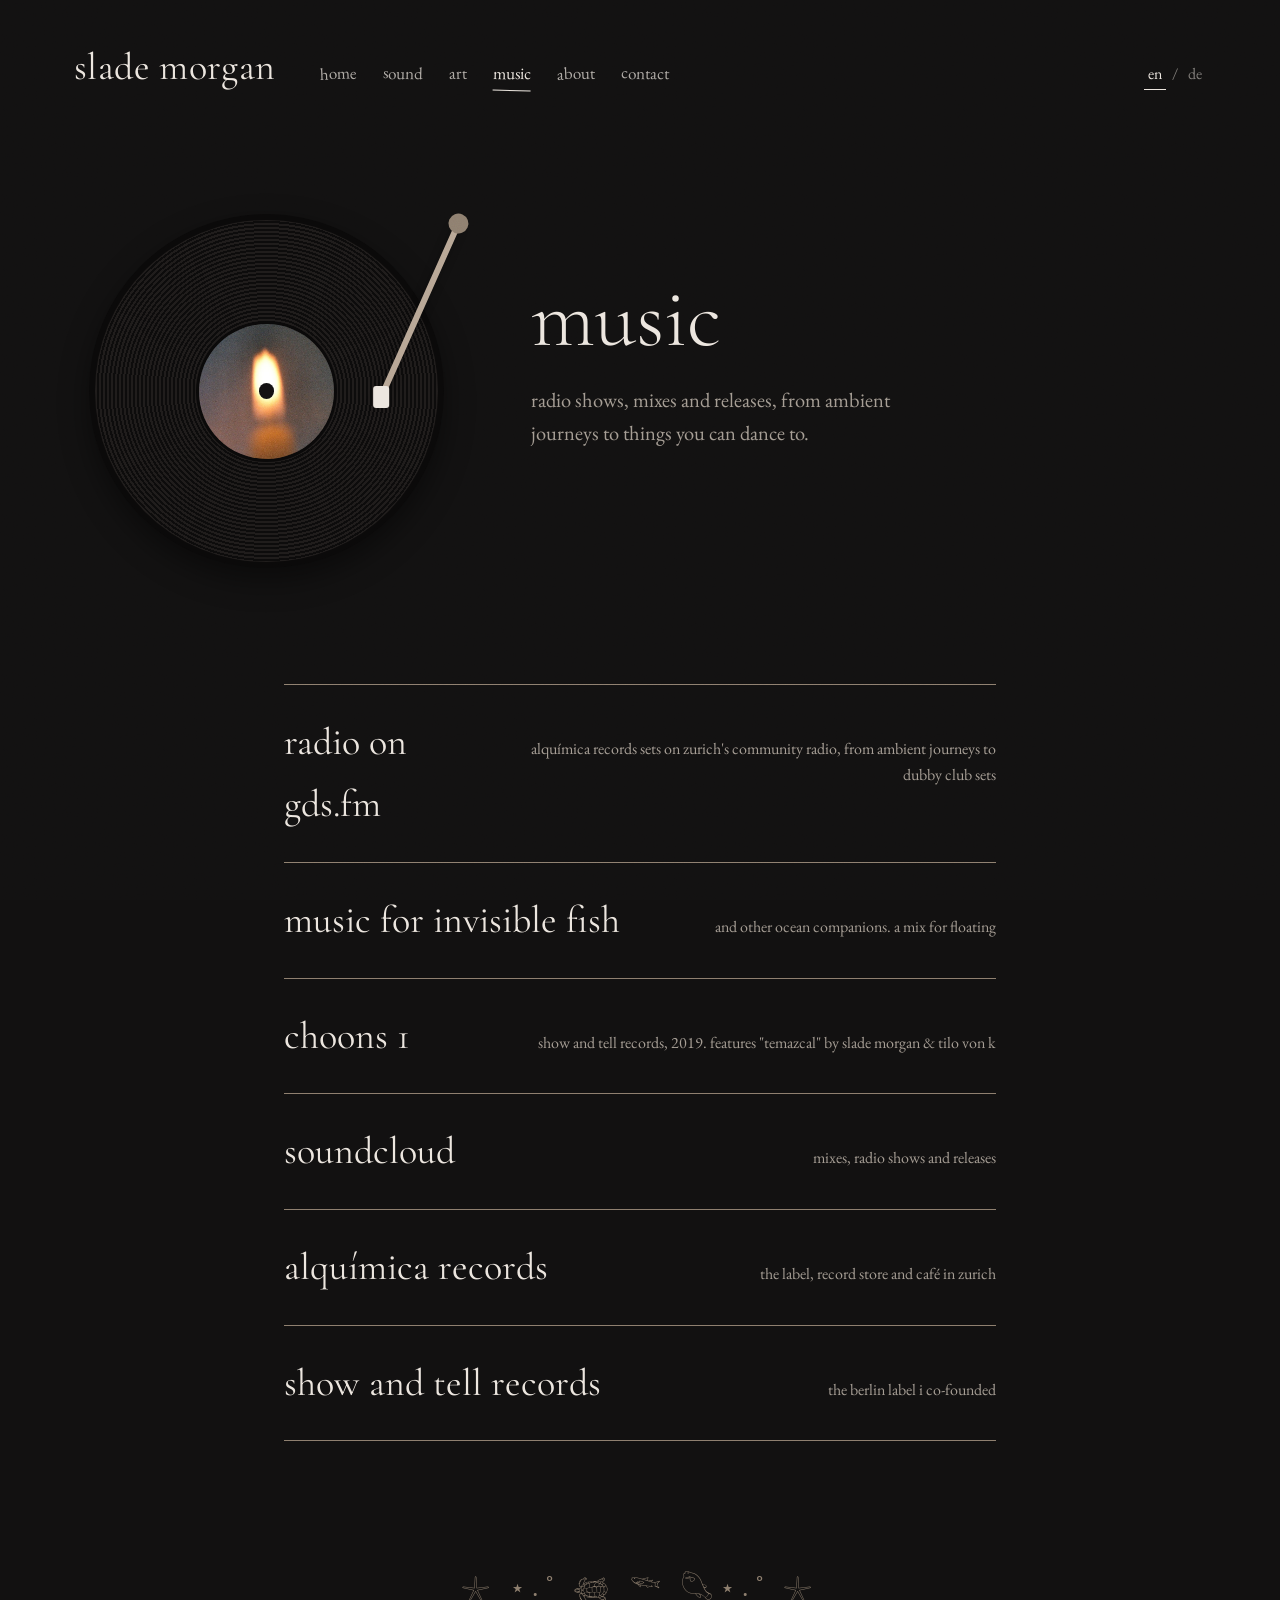
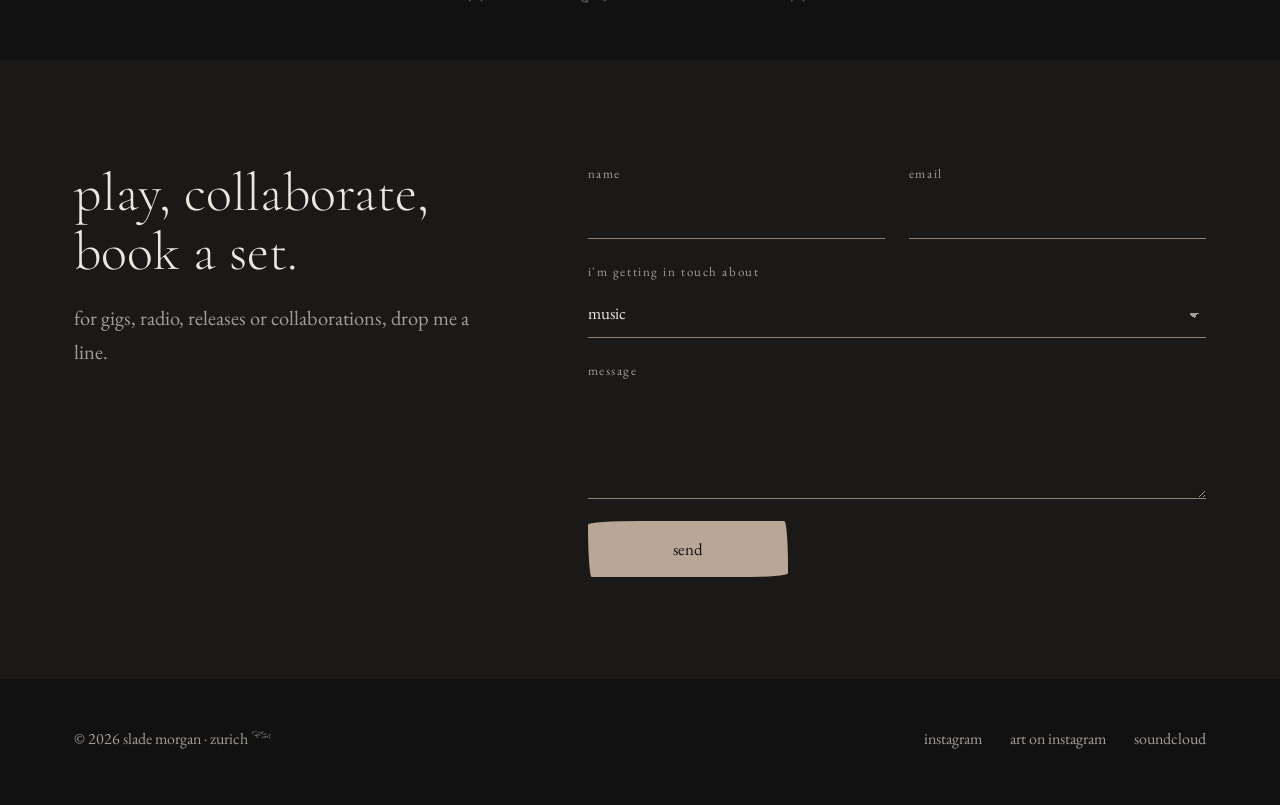
<file: music.html>
<!doctype html>
<html lang="en">
<head>
<meta charset="utf-8">
<meta name="viewport" content="width=device-width, initial-scale=1, viewport-fit=cover">
<title>music · slade morgan</title>
<meta name="description" content="Radio shows, mixes and releases by Slade Morgan.">
<link rel="preconnect" href="https://fonts.googleapis.com">
<link rel="preconnect" href="https://fonts.gstatic.com" crossorigin>
<link rel="stylesheet" href="https://fonts.googleapis.com/css2?family=Cormorant+Garamond:ital,wght@0,300;0,400;0,500;1,300;1,400&family=EB+Garamond:ital,wght@0,400;0,500;1,400&family=Noto+Sans+Egyptian+Hieroglyphs&display=swap">
<link rel="stylesheet" href="style.css">
</head>
<body class="p-music">
<header class="site-header">
  <div class="wrap">
    <a class="name" href="index.html">Slade Morgan</a>
    <nav aria-label="Main">
      <ul>
        <li><a href="index.html">Home</a></li>
        <li><a href="sound.html">Sound</a></li>
        <li><a href="art.html">Art</a></li>
        <li><a href="music.html" aria-current="page">Music</a></li>
        <li><a href="about.html">About</a></li>
        <li><a href="index.html#contact">Contact</a></li>
      </ul>
    </nav>
  </div>
</header>
<main>
  <section class="section">
    <div class="wrap split">
      <div class="music-hero"><div class="pic record big"><div class="vinyl"><img src="img/record-label.jpg" alt="A spinning record with a sunset as its label"></div><span class="arm"></span></div></div>
      <div style="align-self:center"><h1 class="h-xl">music</h1>
      <p class="lead" style="margin-top:18px">radio shows, mixes and releases, from ambient journeys to things you can dance to.</p>
      <div class="eq" aria-hidden="true"><i></i><i></i><i></i><i></i><i></i><i></i><i></i></div></div>
    </div>
  </section>

  <section class="section">
    <div class="wrap narrow">
      <ul class="links">
        <li><a href="https://gds.fm/artists/alquimica-records" target="_blank" rel="noopener"><span class="t">Radio on GDS.FM</span><span class="d">Alquímica Records sets on Zurich's community radio, from ambient journeys to dubby club sets</span></a></li>
        <li><a href="https://soundcloud.com/sladeontheark/music-for-invisible-fish-and-other-ocean-companions" target="_blank" rel="noopener" data-play="sc"><span class="t">music for invisible fish</span><span class="d">and other ocean companions. a mix for floating</span></a></li>
        <li><a href="https://showandtellrecords.bandcamp.com/album/choons-1" target="_blank" rel="noopener" data-play="bc"><span class="t">choons 1</span><span class="d">show and tell records, 2019. features "temazcal" by slade morgan &amp; tilo von k</span></a></li>
        <li><a href="https://soundcloud.com/sladeontheark" target="_blank" rel="noopener"><span class="t">SoundCloud</span><span class="d">Mixes, radio shows and releases</span></a></li>
        <li><a href="https://instagram.com/alquimica.records" target="_blank" rel="noopener"><span class="t">Alquímica Records</span><span class="d">The label, record store and café in Zurich</span></a></li>
        <li><a href="https://instagram.com/showandtell.records" target="_blank" rel="noopener"><span class="t">Show and Tell Records</span><span class="d">The Berlin label I co-founded</span></a></li>
      </ul>
    </div>
  </section>

  <p class="glyphs" aria-hidden="true">𓇼 ⋆.˚ 𓆉 𓆝 𓆡⋆.˚ 𓇼</p>

<section class="contact band" id="music-contact">
  <div class="wrap">
    <div>
      <h2 class="h-l">Play, collaborate, book a set.</h2>
      <p class="lead">For gigs, radio, releases or collaborations, drop me a line.</p>
    </div>
    <form data-contact novalidate>
      <div class="field">
        <label for="music-contact-name">Name</label>
        <input id="music-contact-name" name="name" autocomplete="name" required>
      </div>
      <div class="field">
        <label for="music-contact-email">Email</label>
        <input id="music-contact-email" name="email" type="email" autocomplete="email" required>
      </div>
      <div class="field full">
        <label for="music-contact-reason">I'm getting in touch about</label>
        <select id="music-contact-reason" name="reason">
            <option>Booking a sound bath</option>
            <option>Buying a painting or print</option>
            <option selected>Music</option>
            <option>Something else</option>
        </select>
      </div>

      <div class="field full">
        <label for="music-contact-message">Message</label>
        <textarea id="music-contact-message" name="message" required></textarea>
      </div>
      <div class="send">
        <button class="btn" type="submit">Send</button>
        <p class="note" aria-live="polite"></p>
      </div>
    </form>
  </div>
</section>
</main>
<footer class="site-footer">
  <div class="wrap">
    <span>© 2026 Slade Morgan · Zurich <span class="g">𓆝</span></span>
    <ul>
      <li><a href="https://instagram.com/slademorgan" target="_blank" rel="noopener">Instagram</a></li>
      <li><a href="https://instagram.com/artifactsbyslade" target="_blank" rel="noopener">Art on Instagram</a></li>
      <li><a href="https://soundcloud.com/sladeontheark" target="_blank" rel="noopener">SoundCloud</a></li>
    </ul>
  </div>
</footer>
<script src="main.js"></script>
<script src="whimsy.js"></script>
<script src="de.js"></script>
<script src="lang.js"></script>
</body>
</html>
</file>
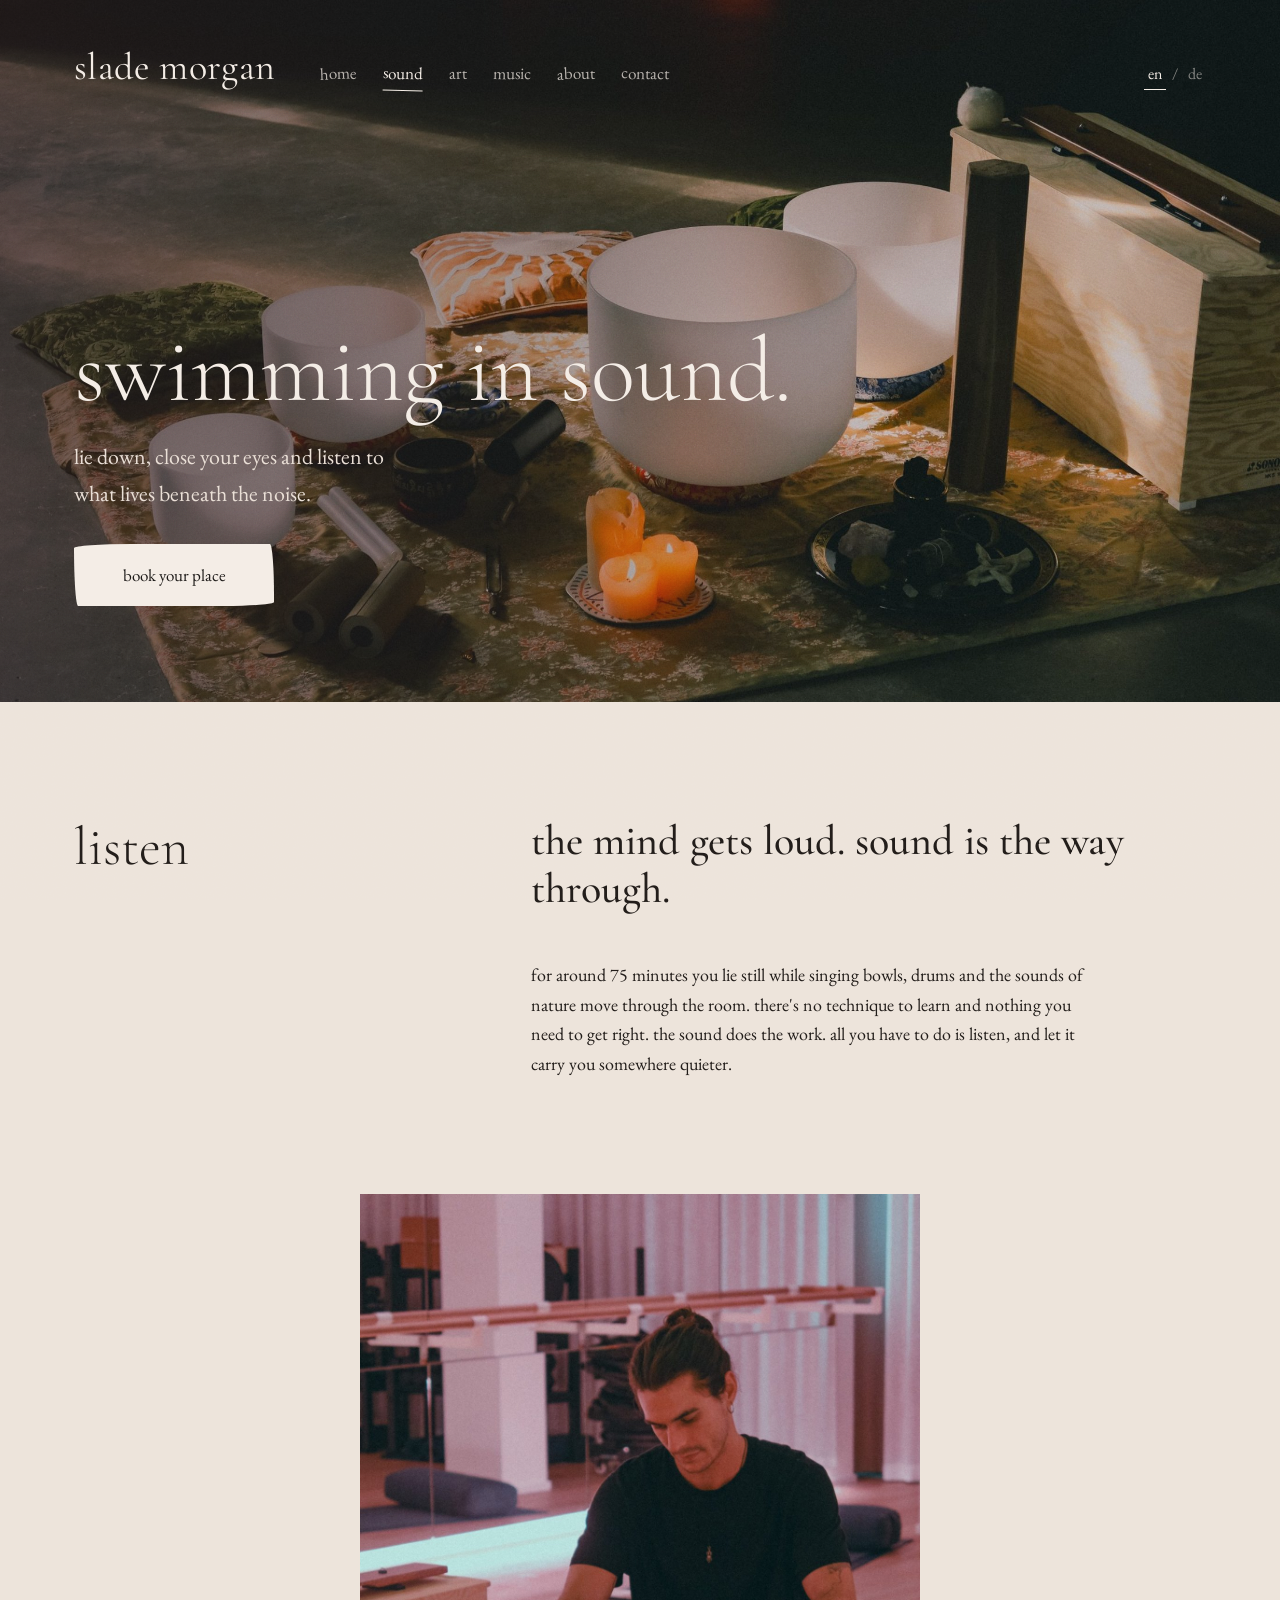
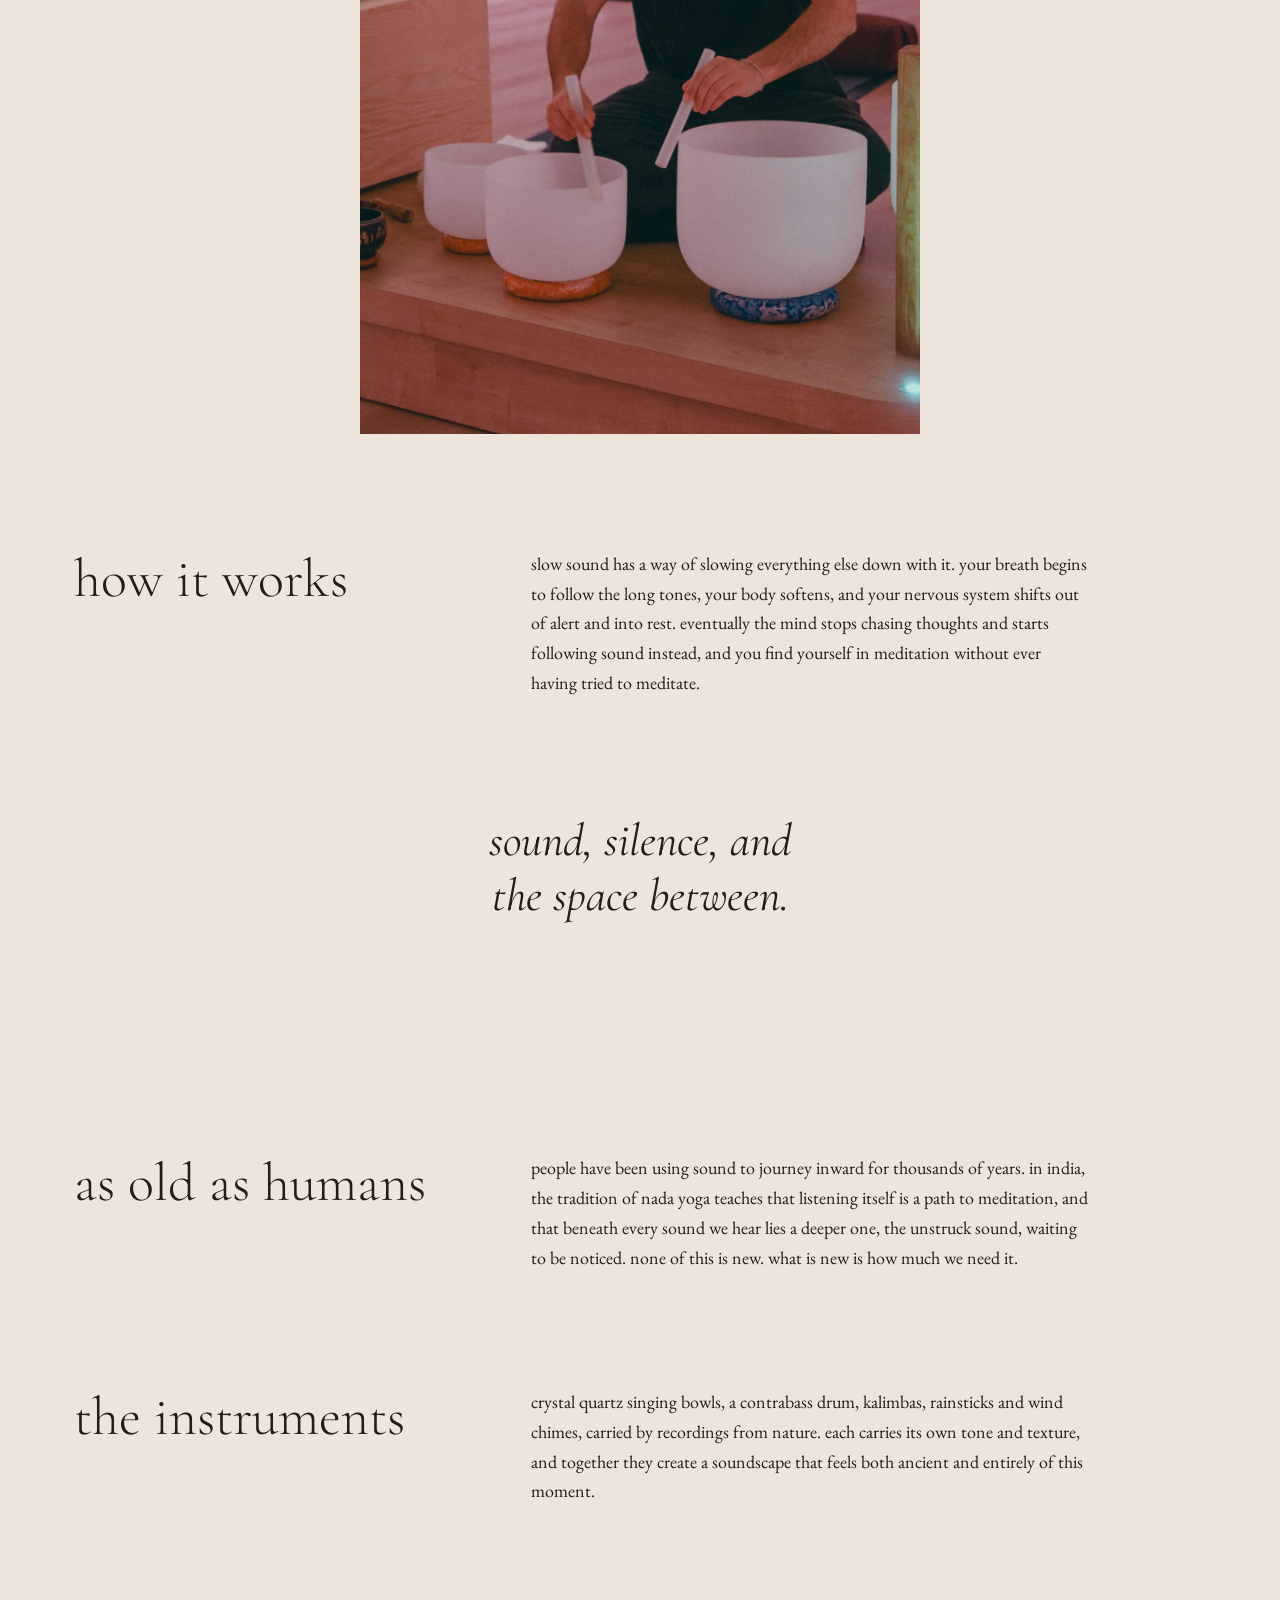
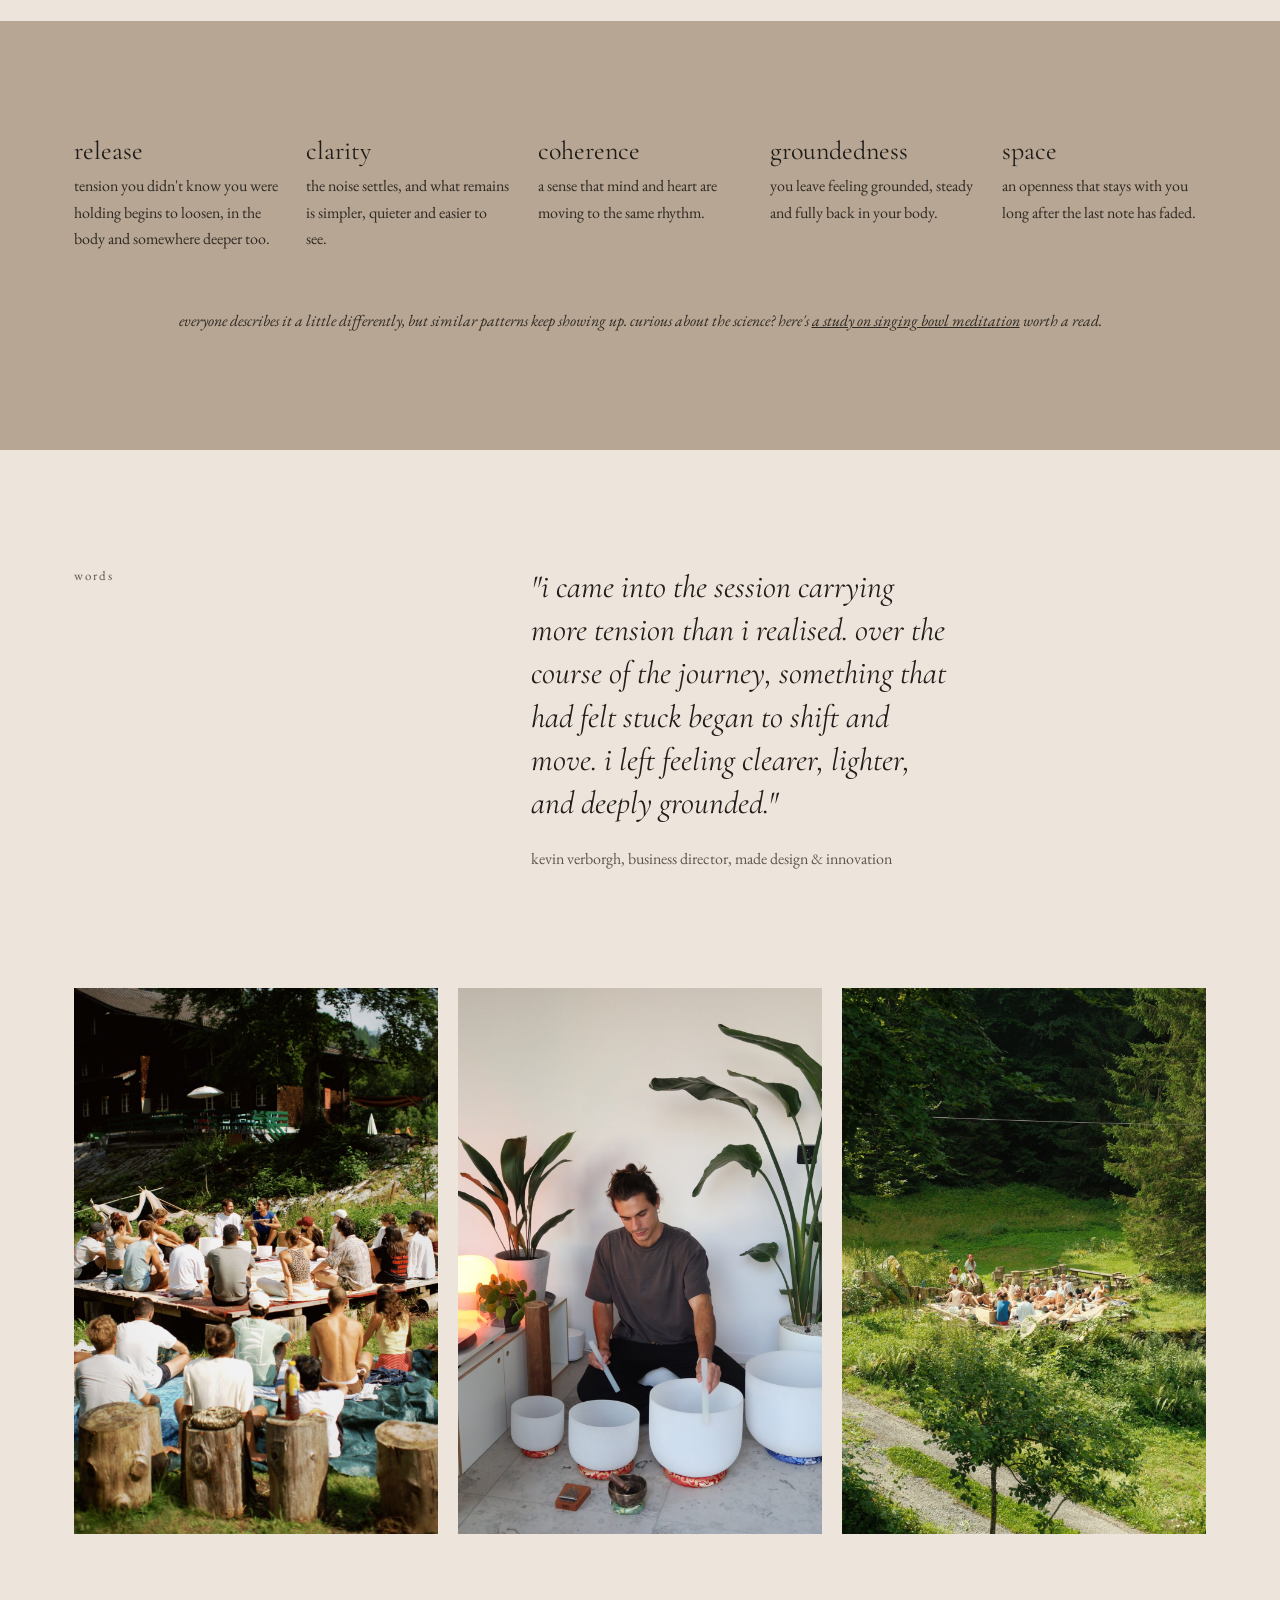
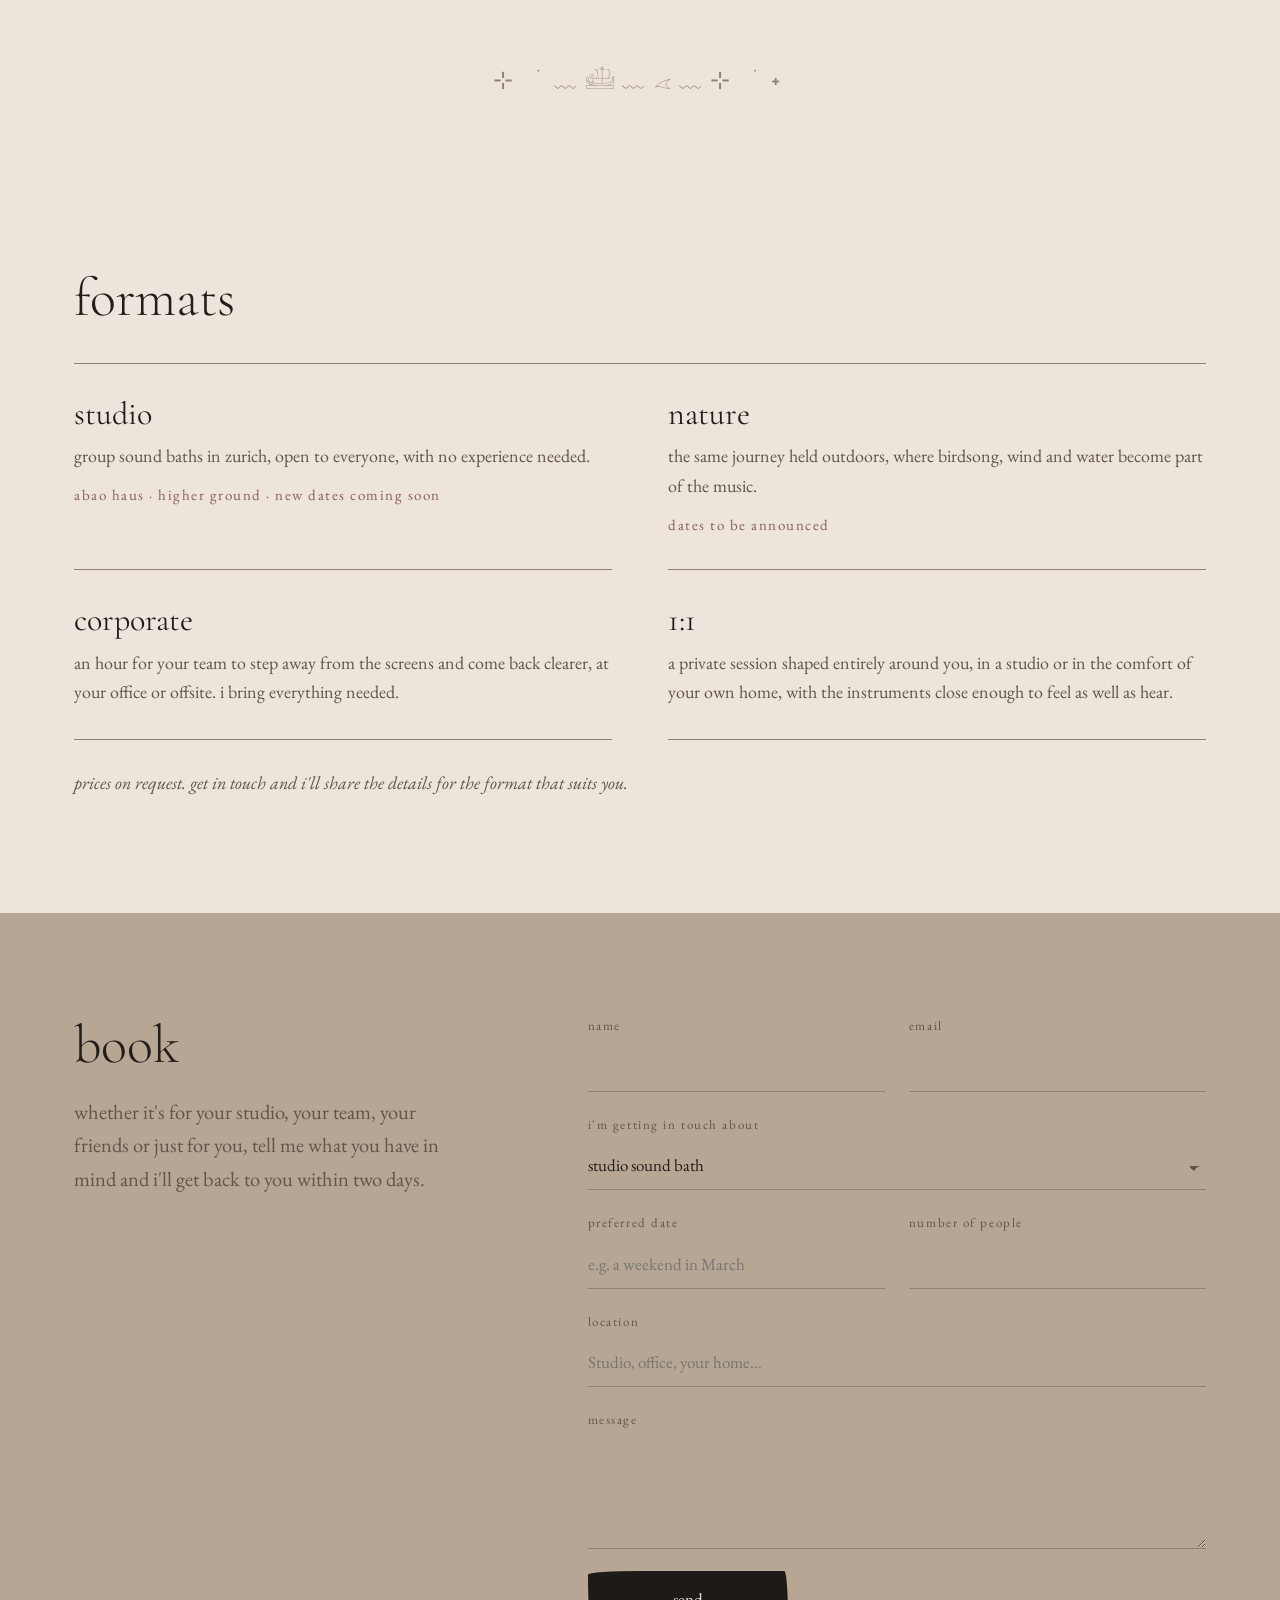
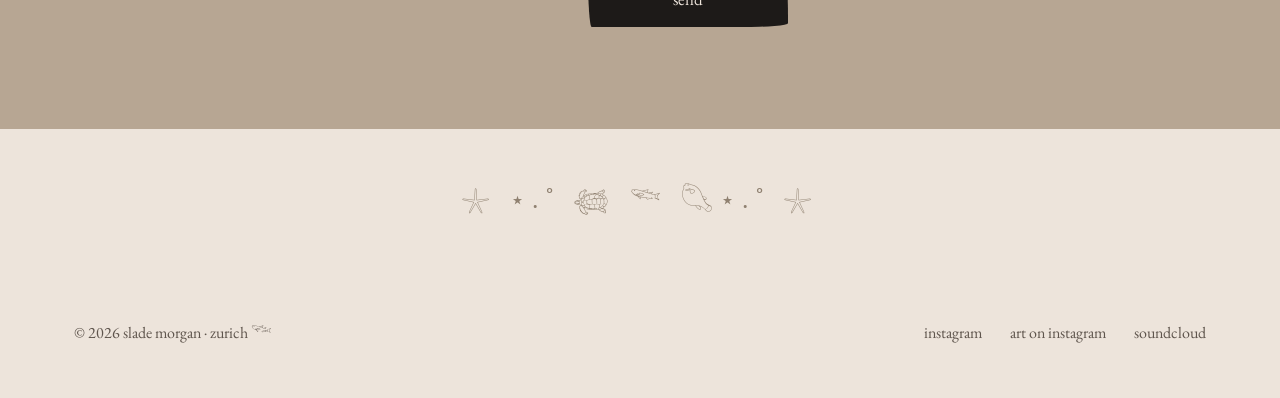
<file: sound.html>
<!doctype html>
<html lang="en">
<head>
<meta charset="utf-8">
<meta name="viewport" content="width=device-width, initial-scale=1, viewport-fit=cover">
<title>sound bath · slade morgan</title>
<meta name="description" content="Sound baths in Zurich with Slade Morgan: studio, nature, corporate and 1:1 sessions.">
<link rel="preconnect" href="https://fonts.googleapis.com">
<link rel="preconnect" href="https://fonts.gstatic.com" crossorigin>
<link rel="stylesheet" href="https://fonts.googleapis.com/css2?family=Cormorant+Garamond:ital,wght@0,300;0,400;0,500;1,300;1,400&family=EB+Garamond:ital,wght@0,400;0,500;1,400&family=Noto+Sans+Egyptian+Hieroglyphs&display=swap">
<link rel="stylesheet" href="style.css">
</head>
<body class="p-sound">
<header class="site-header over">
  <div class="wrap">
    <a class="name" href="index.html">Slade Morgan</a>
    <nav aria-label="Main">
      <ul>
        <li><a href="index.html">Home</a></li>
        <li><a href="sound.html" aria-current="page">Sound</a></li>
        <li><a href="art.html">Art</a></li>
        <li><a href="music.html">Music</a></li>
        <li><a href="about.html">About</a></li>
        <li><a href="index.html#contact">Contact</a></li>
      </ul>
    </nav>
  </div>
</header>
<main>
  <section class="hero-photo" style="background-image:url('img/sound-hero.jpg')">
    <div class="wrap">
      <h1>Swimming in sound.</h1>
      <p>Lie down, close your eyes and listen to what lives beneath the noise.</p>
      <a class="btn light" href="#book">Book your place</a>
    </div>
  </section>

  <section class="section">
    <div class="wrap split">
      <h2 class="h-l">Listen</h2>
      <div class="prose">
        <p class="strong-line">The mind gets loud. Sound is the way through.</p>
        <p>For around 75 minutes you lie still while singing bowls, drums and the sounds of nature move through the room. There's no technique to learn and nothing you need to get right. The sound does the work. All you have to do is listen, and let it carry you somewhere quieter.</p>
      </div>
    </div>
  </section>

  <section class="section">
    <div class="wrap photos one">
      <img src="img/sound/studio.jpg" alt="Slade playing crystal singing bowls in a studio" loading="lazy">
    </div>
  </section>

  <section class="section">
    <div class="wrap split">
      <h2 class="h-l">How it works</h2>
      <div class="prose">
        <p>Slow sound has a way of slowing everything else down with it. Your breath begins to follow the long tones, your body softens, and your nervous system shifts out of alert and into rest. Eventually the mind stops chasing thoughts and starts following sound instead, and you find yourself in meditation without ever having tried to meditate.</p>
      </div>
    </div>
  </section>

  <p class="quote">Sound, silence, and the space between.</p>

  <section class="section">
    <div class="wrap split">
      <h2 class="h-l">As old as humans</h2>
      <div class="prose">
        <p>People have been using sound to journey inward for thousands of years. In India, the tradition of Nada Yoga teaches that listening itself is a path to meditation, and that beneath every sound we hear lies a deeper one, the unstruck sound, waiting to be noticed. None of this is new. What is new is how much we need it.</p>
      </div>
    </div>
  </section>

  <section class="section">
    <div class="wrap split">
      <h2 class="h-l">The instruments</h2>
      <div class="prose">
        <p>Crystal quartz singing bowls, a contrabass drum, kalimbas, rainsticks and wind chimes, carried by recordings from nature. Each carries its own tone and texture, and together they create a soundscape that feels both ancient and entirely of this moment.</p>
      </div>
    </div>
  </section>

  <section class="feel section">
    <div class="wrap">
      <div class="feel-grid">
        <div><h3>Release</h3><p>Tension you didn't know you were holding begins to loosen, in the body and somewhere deeper too.</p></div>
        <div><h3>Clarity</h3><p>The noise settles, and what remains is simpler, quieter and easier to see.</p></div>
        <div><h3>Coherence</h3><p>A sense that mind and heart are moving to the same rhythm.</p></div>
        <div><h3>Groundedness</h3><p>You leave feeling grounded, steady and fully back in your body.</p></div>
        <div><h3>Space</h3><p>An openness that stays with you long after the last note has faded.</p></div>
      </div>
      <p class="science">Everyone describes it a little differently, but similar patterns keep showing up. Curious about the science? Here's <a href="https://doaj.org/article/bf90469a705d4041ab700d2ae0dc9501" target="_blank" rel="noopener">a study on singing bowl meditation</a> worth a read.</p>
    </div>
  </section>

  <section class="section">
    <div class="wrap split">
      <p class="kicker">Words</p>
      <div>
        <blockquote class="testimonial">"I came into the session carrying more tension than I realised. Over the course of the journey, something that had felt stuck began to shift and move. I left feeling clearer, lighter, and deeply grounded."</blockquote>
        <p class="testimonial-by">Kevin Verborgh, Business Director, MADE Design &amp; Innovation</p>
      </div>
    </div>
  </section>

  <section class="section">
    <div class="wrap photos three">
      <img src="img/sound/forest-circle.jpg" alt="A group gathered around Slade for a sound bath in the Swiss mountains" loading="lazy">
      <img src="img/sound/home.jpg" alt="Slade playing crystal singing bowls at home among plants" loading="lazy">
      <img src="img/sound/forest-wide.jpg" alt="A nature sound bath in a green meadow surrounded by pine forest" loading="lazy">
    </div>
  </section>

  <p class="glyphs" aria-hidden="true">⊹ ࣪ ﹏𓊝﹏𓂁﹏⊹ ࣪ ˖</p>

  <section class="section">
    <div class="wrap">
      <h2 class="h-l" style="margin-bottom:36px">Formats</h2>
      <div class="formats">
        <div class="format"><h3>Studio</h3><p>Group sound baths in Zurich, open to everyone, with no experience needed.</p><p class="when">ABAO HAUS · Higher Ground · New dates coming soon</p></div>
        <div class="format"><h3>Nature</h3><p>The same journey held outdoors, where birdsong, wind and water become part of the music.</p><p class="when">Dates to be announced</p></div>
        <div class="format"><h3>Corporate</h3><p>An hour for your team to step away from the screens and come back clearer, at your office or offsite. I bring everything needed.</p></div>
        <div class="format"><h3>1:1</h3><p>A private session shaped entirely around you, in a studio or in the comfort of your own home, with the instruments close enough to feel as well as hear.</p></div>
      </div>
      <p class="prices">Prices on request. Get in touch and I'll share the details for the format that suits you.</p>
    </div>
  </section>

<section class="contact band" id="book">
  <div class="wrap">
    <div>
      <h2 class="h-l">Book</h2>
      <p class="lead">Whether it's for your studio, your team, your friends or just for you, tell me what you have in mind and I'll get back to you within two days.</p>
    </div>
    <form data-contact novalidate>
      <div class="field">
        <label for="book-name">Name</label>
        <input id="book-name" name="name" autocomplete="name" required>
      </div>
      <div class="field">
        <label for="book-email">Email</label>
        <input id="book-email" name="email" type="email" autocomplete="email" required>
      </div>
      <div class="field full">
        <label for="book-reason">I'm getting in touch about</label>
        <select id="book-reason" name="reason">
            <option selected>Studio sound bath</option>
            <option>Nature sound bath</option>
            <option>Corporate session</option>
            <option>1:1 session</option>
            <option>Something else</option>
        </select>
      </div>
      <div class="field">
        <label for="book-date">Preferred date</label>
        <input id="book-date" name="date" placeholder="e.g. a weekend in March">
      </div>
      <div class="field">
        <label for="book-people">Number of people</label>
        <input id="book-people" name="people" inputmode="numeric">
      </div>
      <div class="field full">
        <label for="book-location">Location</label>
        <input id="book-location" name="location" placeholder="Studio, office, your home…">
      </div>
      <div class="field full">
        <label for="book-message">Message</label>
        <textarea id="book-message" name="message" required></textarea>
      </div>
      <div class="send">
        <button class="btn" type="submit">Send</button>
        <p class="note" aria-live="polite"></p>
      </div>
    </form>
  </div>
</section>
  <p class="glyphs" aria-hidden="true" style="padding-top:48px">𓇼 ⋆.˚ 𓆉 𓆝 𓆡⋆.˚ 𓇼</p>
</main>
<footer class="site-footer">
  <div class="wrap">
    <span>© 2026 Slade Morgan · Zurich <span class="g">𓆝</span></span>
    <ul>
      <li><a href="https://instagram.com/slademorgan" target="_blank" rel="noopener">Instagram</a></li>
      <li><a href="https://instagram.com/artifactsbyslade" target="_blank" rel="noopener">Art on Instagram</a></li>
      <li><a href="https://soundcloud.com/sladeontheark" target="_blank" rel="noopener">SoundCloud</a></li>
    </ul>
  </div>
</footer>
<script src="main.js"></script>
<script src="whimsy.js"></script>
<script src="de.js"></script>
<script src="lang.js"></script>
</body>
</html>
</file>
<file: style.css>
/* Slade Morgan — shared styles.
   Layout: a quiet gallery. Name + nav up top, generous space, serif type, film grain over everything.
   Each page sets its own ground through a body class: .p-home (dark), .p-sound (bone + dusk pink),
   .p-art (earth brown), .p-music (dark), .p-about (pale stone). */
:root {
  --display: "Cormorant Garamond", "Cormorant", Garamond, "Times New Roman", serif;
  --text: "EB Garamond", Garamond, Georgia, serif;
  --glyph: "Noto Sans Egyptian Hieroglyphs", "EB Garamond", serif;

  /* dark (home, music) */
  --bg: #121111; --bg-2: #1b1918; --fg: #ece6df; --fg-dim: #a59d94;
  --btn: #b8a796; --btn-fg: #121111; --rule: #8f8070; --accent: #b8a796;
  color-scheme: dark;
}
.p-sound { --bg: #ede4db; --bg-2: #b7a693; --fg: #221d1a; --fg-dim: #5f554d; --btn: #1d1a18; --btn-fg: #ede4db; --rule: #8f8070; --accent: #8a5f55; color-scheme: light; }
.p-art   { --bg: #554a3f; --bg-2: #4a4036; --fg: #f2ebe3; --fg-dim: #cdbfb0; --btn: #e9dccd; --btn-fg: #2a241e; --rule: #a8998a; --accent: #e9dccd; color-scheme: dark; }
.p-about { --bg: #f0ece8; --bg-2: #e6dfd8; --fg: #1d1a18; --fg-dim: #5f574f; --btn: #1d1a18; --btn-fg: #f0ece8; --rule: #a89a8b; --accent: #8a5f55; color-scheme: light; }

* { box-sizing: border-box; }
html { scroll-behavior: smooth; }
body { margin: 0; background: var(--bg); color: var(--fg); font-family: var(--text); font-size: 18px; line-height: 1.65; -webkit-font-smoothing: antialiased; }
body::after { /* film grain */
  content: ""; position: fixed; inset: 0; pointer-events: none; z-index: 50; opacity: .08; mix-blend-mode: overlay;
  background-image: url("data:image/svg+xml,%3Csvg xmlns='http://www.w3.org/2000/svg' width='160' height='160'%3E%3Cfilter id='n'%3E%3CfeTurbulence type='fractalNoise' baseFrequency='.9' numOctaves='2' stitchTiles='stitch'/%3E%3C/filter%3E%3Crect width='100%25' height='100%25' filter='url(%23n)'/%3E%3C/svg%3E");
}
a { color: inherit; }
img { max-width: 100%; display: block; }
.wrap { max-width: 1180px; margin: 0 auto; padding-left: max(24px, env(safe-area-inset-left, 0px)); padding-right: max(24px, env(safe-area-inset-right, 0px)); }
.narrow { max-width: 760px; }
.g { font-family: var(--glyph); }
:focus-visible { outline: 1px solid var(--accent); outline-offset: 4px; }

/* header */
.site-header .wrap { display: flex; flex-wrap: wrap; align-items: baseline; gap: 12px 44px; padding-block: 36px 0; }
.site-header.over { position: absolute; top: 0; left: 0; right: 0; z-index: 5; color: #f4ede6; }
.name { font-family: var(--display); font-weight: 400; font-size: clamp(30px, 4vw, 38px); letter-spacing: .01em; text-decoration: none; }
.site-header ul { display: flex; flex-wrap: wrap; gap: 6px 26px; list-style: none; margin: 0; padding: 0; }
.site-header nav a { font-size: 17px; text-decoration: none; opacity: .72; padding-bottom: 3px; border-bottom: 1px solid transparent; transition: opacity .2s, border-color .2s; }
.site-header nav a:hover, .site-header nav a:focus-visible { opacity: 1; }
.site-header nav a[aria-current="page"] { opacity: 1; border-color: currentColor; }

/* type */
h1, h2, h3 { font-family: var(--display); font-weight: 400; line-height: 1.1; text-wrap: balance; margin: 0; }
.h-xl { font-size: clamp(44px, 7vw, 84px); font-weight: 300; }
.h-l  { font-size: clamp(36px, 4.6vw, 54px); font-weight: 300; }
.h-m  { font-size: clamp(28px, 3vw, 36px); }
.kicker { font-size: 13px; letter-spacing: .16em; text-transform: uppercase; color: var(--fg-dim); margin: 0 0 18px; }
.lead { font-size: clamp(19px, 1.6vw, 21px); color: var(--fg-dim); margin: 0; max-width: 40ch; }
.prose p { margin: 0 0 1.1em; max-width: 62ch; }
.prose p:last-child { margin-bottom: 0; }
.prose h2 { margin: 0 0 20px; }
.strong-line { font-family: var(--display); font-size: clamp(30px, 3.6vw, 42px); font-weight: 500; line-height: 1.15; margin: 0 0 24px; }

/* sections */
.section { padding-block: clamp(64px, 9vw, 120px); }
.section + .section { padding-top: 0; }
.feel + .section { padding-top: clamp(64px, 9vw, 120px); }
.band { background: var(--bg-2); }
.glyphs { font-family: var(--glyph); text-align: center; color: var(--rule); font-size: 20px; letter-spacing: .3em; padding-block: 8px 56px; user-select: none; margin: 0; }
.quote { font-family: var(--display); font-style: italic; font-size: clamp(30px, 4vw, 46px); line-height: 1.2; text-align: center; max-width: 30ch; margin: 0 auto; padding-left: max(24px, env(safe-area-inset-left, 0px)); padding-right: max(24px, env(safe-area-inset-right, 0px)); padding-block: 0 clamp(64px, 9vw, 120px); text-wrap: balance; }

/* buttons */
.btn { display: inline-block; min-width: 200px; padding: 17px 28px; background: var(--btn); color: var(--btn-fg); text-align: center; text-decoration: none; font-family: var(--text); font-size: 17px; border: 0; cursor: pointer; transition: opacity .2s; }
.btn:hover, .btn:focus-visible { opacity: .85; }
.btn.light { background: #f4ede6; color: #1d1a18; }

/* home tiles */
.intro .wrap { padding-block: clamp(56px, 9vw, 104px) clamp(40px, 6vw, 72px); }
.intro p { margin: 0; max-width: 22ch; font-family: var(--display); font-weight: 300; font-size: clamp(34px, 5.2vw, 58px); line-height: 1.12; text-wrap: balance; }
.intro em { color: var(--accent); }
.works .wrap { display: grid; grid-template-columns: repeat(3, minmax(0, 1fr)); gap: 56px 40px; padding-block: 0 clamp(64px, 9vw, 110px); }
.work { display: flex; flex-direction: column; align-items: center; text-align: center; min-width: 0; }
.work .pic { width: min(100%, 240px); aspect-ratio: 1; }
.work .pic img { width: 100%; height: 100%; object-fit: cover; transition: transform .6s ease; }
.work:hover .pic img { transform: scale(1.03); }
.work .pic.round img { border-radius: 50%; }
.work h2 { font-size: 42px; margin: 30px 0 18px; }
.work p { margin: 0 0 30px; max-width: 32ch; color: var(--fg-dim); font-size: 17px; flex: 1; }

/* sound hero */
.hero-photo { position: relative; min-height: clamp(520px, 78vh, 760px); display: flex; align-items: flex-end; color: #f4ede6; background: #3b2b2a center / cover no-repeat; }
.hero-photo::before { content: ""; position: absolute; inset: 0; background: linear-gradient(90deg, rgba(40,24,24,.62), rgba(40,24,24,.12) 70%); }
.hero-photo .wrap { position: relative; width: 100%; padding-block: 140px clamp(56px, 8vw, 96px); }
.hero-photo h1 { font-size: clamp(48px, 7.5vw, 92px); font-weight: 300; }
.hero-photo p { font-size: clamp(19px, 1.8vw, 22px); max-width: 32ch; margin: 18px 0 32px; color: #eadfd6; }

/* two-column text blocks */
.split { display: grid; grid-template-columns: minmax(0, 4fr) minmax(0, 7fr); gap: 24px 72px; align-items: start; }

/* feelings band */
.feel { background: var(--bg-2); color: #1d1a18; text-align: center; }
.feel .words { font-family: var(--display); font-size: clamp(26px, 3.4vw, 40px); letter-spacing: .14em; text-transform: uppercase; line-height: 1.5; margin: 0 0 clamp(40px, 6vw, 64px); }
.feel-grid { display: grid; grid-template-columns: repeat(5, minmax(0, 1fr)); gap: 32px 28px; text-align: left; }
.feel-grid h3 { font-size: 26px; margin: 0 0 8px; }
.feel-grid p { margin: 0; font-size: 16px; color: #2f2924; }
.feel .science { margin: clamp(40px, 6vw, 56px) 0 0; font-style: italic; font-size: 16px; color: #2f2924; }

/* testimonial */
.testimonial { font-family: var(--display); font-size: clamp(24px, 2.6vw, 32px); line-height: 1.35; font-style: italic; margin: 0; max-width: 30ch; }
.testimonial-by { margin: 22px 0 0; color: var(--fg-dim); font-size: 16px; }

/* formats */
.formats { display: grid; grid-template-columns: repeat(2, minmax(0, 1fr)); gap: 0 56px; border-top: 1px solid var(--rule); }
.format { padding-block: 32px; border-bottom: 1px solid var(--rule); min-width: 0; }
.format h3 { font-size: 32px; margin: 0 0 10px; }
.format p { margin: 0; color: var(--fg-dim); }
.format .when { margin-top: 12px; font-size: 15px; letter-spacing: .1em; text-transform: uppercase; color: var(--accent); }
.prices { margin: 28px 0 0; font-style: italic; color: var(--fg-dim); }

/* art gallery */
.gallery { display: grid; grid-template-columns: repeat(12, minmax(0, 1fr)); gap: 64px 24px; }
.piece { margin: 0; min-width: 0; }
.piece:nth-child(4n+1) { grid-column: 1 / span 5; }
.piece:nth-child(4n+2) { grid-column: 8 / span 4; margin-top: 30%; }
.piece:nth-child(4n+3) { grid-column: 2 / span 4; }
.piece:nth-child(4n+4) { grid-column: 7 / span 5; margin-top: 18%; }
.piece img { width: 100%; height: auto; box-shadow: 0 18px 40px rgba(0,0,0,.25); }
.piece figcaption { margin-top: 14px; font-size: 16px; line-height: 1.4; }
.piece figcaption em { display: block; color: var(--fg-dim); }
.piece .desc { display: block; margin-top: 8px; max-width: 46ch; color: var(--fg-dim); font-size: 15px; }

/* music */
.links { list-style: none; margin: 0; padding: 0; border-top: 1px solid var(--rule); }
.links li { border-bottom: 1px solid var(--rule); }
.links a, .links span.row { display: flex; justify-content: space-between; align-items: baseline; gap: 24px; padding: 26px 0; text-decoration: none; }
.links a:hover .t { color: var(--accent); }
.links .t { font-family: var(--display); font-size: clamp(28px, 3vw, 38px); transition: color .2s; }
.links .d { color: var(--fg-dim); font-size: 16px; text-align: right; }

/* about */
.about-top { display: grid; grid-template-columns: minmax(0, 5fr) minmax(0, 7fr); gap: 40px 72px; align-items: center; }
.about-top img { width: 100%; aspect-ratio: 4 / 5; object-fit: cover; }
.story { display: grid; gap: clamp(48px, 6vw, 72px); }
.story section { display: grid; grid-template-columns: minmax(0, 4fr) minmax(0, 7fr); gap: 16px 72px; }
.story h2 { font-size: clamp(28px, 3vw, 36px); }

/* contact */
.contact .wrap { display: grid; grid-template-columns: minmax(0, 5fr) minmax(0, 7fr); gap: 48px 72px; padding-block: clamp(64px, 8vw, 104px); }
.contact h2 { margin: 0 0 20px; }
form { display: grid; grid-template-columns: 1fr 1fr; gap: 22px 24px; }
.field { display: flex; flex-direction: column; gap: 8px; min-width: 0; }
.field.full { grid-column: 1 / -1; }
label { font-size: 13px; letter-spacing: .12em; text-transform: uppercase; color: var(--fg-dim); }
input, select, textarea { font: inherit; font-size: 17px; color: var(--fg); background: transparent; border: 0; border-bottom: 1px solid var(--rule); padding: 8px 0 10px; border-radius: 0; width: 100%; }
select { appearance: none; background-image: linear-gradient(45deg, transparent 50%, var(--fg-dim) 50%), linear-gradient(135deg, var(--fg-dim) 50%, transparent 50%); background-position: calc(100% - 12px) 55%, calc(100% - 7px) 55%; background-size: 5px 5px; background-repeat: no-repeat; }
select option { background: var(--bg); color: var(--fg); }
textarea { resize: vertical; min-height: 110px; }
input:focus, select:focus, textarea:focus { outline: none; border-color: var(--fg); }
.send { grid-column: 1 / -1; display: flex; flex-wrap: wrap; align-items: center; gap: 16px 24px; }
.note { font-size: 15px; color: var(--fg-dim); margin: 0; }
.note[data-state="done"] { color: var(--fg); }

/* footer */
.site-footer .wrap { display: flex; flex-wrap: wrap; justify-content: space-between; align-items: baseline; gap: 16px 40px; padding-block: 44px 52px; color: var(--fg-dim); font-size: 16px; }
.site-footer ul { display: flex; flex-wrap: wrap; gap: 6px 28px; list-style: none; margin: 0; padding: 0; }
.site-footer a { text-decoration: none; }
.site-footer a:hover { color: var(--fg); }

@media (max-width: 900px) {
  .works .wrap, .contact .wrap, .split, .about-top, .story section, .formats { grid-template-columns: 1fr; }
  .feel-grid { grid-template-columns: repeat(2, minmax(0, 1fr)); }
  .gallery { grid-template-columns: 1fr; gap: 48px; }
  .piece:nth-child(n) { grid-column: auto; margin-top: 0; }
}
@media (max-width: 520px) {
  form, .feel-grid { grid-template-columns: 1fr; }
  .btn { width: 100%; }
  .links a, .links span.row { flex-direction: column; gap: 4px; }
  .links .d { text-align: left; }
}
@media (prefers-reduced-motion: reduce) { * { transition: none !important; scroll-behavior: auto !important; } }

/* art series: each row = one body of work, images share a height */
.gallery { display: flex; flex-direction: column; gap: clamp(72px, 10vw, 128px); }
.series { display: flex; flex-wrap: wrap; justify-content: center; align-items: flex-start; gap: 40px 28px; }
.series .piece { flex: var(--ar) 1 calc(var(--ar) * 15rem); margin: 0 !important; grid-column: auto !important; }
.series.single .piece { flex: 0 1 auto; width: min(100%, calc(var(--ar) * 34rem)); }
.series.big .piece { width: 100%; }
.series .piece img { width: 100%; height: auto; }
@media (max-width: 520px) { .series .piece { flex-basis: 100%; } }
.piece .sold { display: inline-block; margin-left: 10px; font-size: 12px; letter-spacing: .14em; text-transform: uppercase; color: var(--fg-dim); }
.piece .sold::before { content: ""; display: inline-block; width: 6px; height: 6px; margin-right: 6px; border-radius: 50%; background: #c4573f; vertical-align: 1px; }

/* photo rows on the sound page */
.photos { display: grid; gap: 20px; }
.photos.two { grid-template-columns: repeat(2, minmax(0, 1fr)); }
.photos.three { grid-template-columns: repeat(3, minmax(0, 1fr)); }
.photos img { width: 100%; aspect-ratio: 4 / 5; object-fit: cover; }
@media (max-width: 700px) { .photos.two, .photos.three { grid-template-columns: 1fr; } }

.story-photo { margin: 0; display: grid; grid-template-columns: minmax(0, 4fr) minmax(0, 7fr); gap: 72px; }
.story-photo img { grid-column: 2; width: min(100%, 520px); height: auto; }
@media (max-width: 900px) { .story-photo { grid-template-columns: 1fr; } .story-photo img { grid-column: 1; } }

/* ============ the playful layer ============ */
/* everything lowercase (typed input stays as typed) */
body, body * { text-transform: lowercase !important; }
input, textarea { text-transform: none !important; }

/* hand-drawn shapes instead of boxes */
.btn { border-radius: 255px 18px 225px 18px / 18px 225px 18px 255px; transition: transform .3s, opacity .2s; }
.btn:hover, .btn:focus-visible { transform: rotate(-2deg) scale(1.04); opacity: 1; }
.site-header nav li:nth-child(odd) a { display: inline-block; transform: rotate(-2deg); }
.site-header nav li:nth-child(even) a { display: inline-block; transform: rotate(1.5deg); }
.site-header nav a:hover { animation: wiggle .5s ease-in-out; }
@keyframes wiggle { 0%,100% { rotate: 0deg } 25% { rotate: -6deg } 75% { rotate: 6deg } }

/* bobbing characters */
.bob { display: inline-block; animation: bob 3.2s ease-in-out infinite; }
.bob.soft { animation-duration: 4s; }
@keyframes bob { 0%,100% { transform: translateY(0) } 50% { transform: translateY(-5px) } }
.glyphs { font-size: 24px; }

/* the fish tank */
.tank { position: fixed; inset: 0; pointer-events: none; z-index: 40; overflow: hidden; }
.fish { position: absolute; left: -10vw; font-family: var(--glyph); color: var(--accent); opacity: .38;
  animation-name: swim, fishbob; animation-timing-function: linear, ease-in-out; animation-iteration-count: infinite, infinite; }
.fish.rtl { animation-direction: reverse, normal; scale: -1 1; }
@keyframes swim { from { left: -8vw } to { left: 108vw } }
@keyframes fishbob { 0%,100% { transform: translateY(0) rotate(-4deg) } 50% { transform: translateY(14px) rotate(4deg) } }

/* home: sound tile sends out ripples */
.work .pic.ripple { position: relative; }
.work .pic.ripple img { border-radius: 50%; position: relative; z-index: 1; animation: breathe 7s ease-in-out infinite; }
.ring { position: absolute; inset: 0; border-radius: 50%; border: 1px solid var(--accent); opacity: 0; animation: ripple 6s ease-out infinite; }
.ring.r2 { animation-delay: 2s; } .ring.r3 { animation-delay: 4s; }
@keyframes ripple { 0% { transform: scale(1); opacity: .7 } 100% { transform: scale(1.55); opacity: 0 } }
@keyframes breathe { 0%,100% { transform: scale(1) } 50% { transform: scale(1.035) } }

/* home: the dancing cat */
.work .pic.cat { position: relative; }
.work .pic.cat img { position: absolute; inset: 0; width: 100%; height: 100%; object-fit: contain; }
.work:hover .pic.cat img { transform: none; }
.cat-head { animation: catdance 2.6s ease-in-out infinite; transform-origin: 50% 90%; }
.cat-crown { animation: crownhop 1.3s ease-in-out infinite; transform-origin: 50% 100%; }
.work:hover .cat-head { animation-duration: 1.1s; }
.work:hover .cat-crown { animation-duration: .55s; }
@keyframes catdance { 0%,100% { transform: rotate(-7deg) translateY(0) } 25% { transform: rotate(0deg) translateY(-8px) } 50% { transform: rotate(7deg) translateY(0) } 75% { transform: rotate(0deg) translateY(-8px) } }
@keyframes crownhop { 0%,100% { transform: translateY(0) rotate(-5deg) } 50% { transform: translateY(-16px) rotate(6deg) } }

/* music: a spinning record */
.pic.record { position: relative; display: grid; place-items: center; }
.vinyl { width: 92%; aspect-ratio: 1; border-radius: 50%; display: grid; place-items: center; animation: spin 6s linear infinite;
  background: repeating-radial-gradient(circle, #0c0b0b 0 2px, #1f1c1b 2px 4px), #111;
  box-shadow: 0 12px 30px rgba(0,0,0,.45), inset 0 0 0 6px #0a0909; }
.vinyl img { width: 38% !important; height: 38% !important; border-radius: 50%; object-fit: cover; box-shadow: 0 0 0 3px #0a0909; }
.vinyl::after { content: ""; position: absolute; width: 4%; aspect-ratio: 1; border-radius: 50%; background: var(--bg); }
.work:hover .vinyl, .music-hero:hover .vinyl { animation-duration: 1.8s; }
.work:hover .pic.record img { transform: none; }
.arm { position: absolute; right: 0; top: 2%; width: 6px; height: 56%; background: #b8a796; border-radius: 3px; transform-origin: 50% 4%; transform: rotate(24deg); box-shadow: 0 4px 10px rgba(0,0,0,.3); }
.arm::before { content: ""; position: absolute; top: -8px; left: -7px; width: 20px; height: 20px; border-radius: 50%; background: #8f8070; }
.arm::after { content: ""; position: absolute; bottom: -4px; left: -5px; width: 16px; height: 22px; border-radius: 3px; background: #ece6df; transform: rotate(-24deg); }
@keyframes spin { to { transform: rotate(360deg) } }
.music-hero .pic.record { width: min(100%, 420px); }
.eq { display: flex; align-items: flex-end; gap: 5px; height: 34px; margin-top: 26px; }
.eq i { width: 6px; background: var(--accent); border-radius: 3px; animation: eq 1s ease-in-out infinite alternate; }
.eq i:nth-child(2) { animation-delay: -.3s } .eq i:nth-child(3) { animation-delay: -.6s } .eq i:nth-child(4) { animation-delay: -.15s }
.eq i:nth-child(5) { animation-delay: -.45s } .eq i:nth-child(6) { animation-delay: -.75s } .eq i:nth-child(7) { animation-delay: -.9s }
@keyframes eq { from { height: 15% } to { height: 100% } }
.links a { transition: padding .35s ease; position: relative; }
.links a:hover { padding-left: 34px; }
.links a::before { content: "𓆝"; font-family: var(--glyph); position: absolute; left: 0; top: 50%; translate: -12px -50%; opacity: 0; transition: .35s; color: var(--accent); }
.links a:hover::before { opacity: 1; translate: 0 -50%; }

/* art: pieces pinned up a little crooked, they straighten when you look */
.series .piece img { transition: transform .5s cubic-bezier(.3,1.4,.5,1), box-shadow .5s; }
.series .piece:nth-child(3n+1) img { transform: rotate(-1.2deg); }
.series .piece:nth-child(3n+2) img { transform: rotate(.9deg); }
.series .piece:nth-child(3n) img { transform: rotate(-.5deg); }
.series .piece:hover img { transform: rotate(0) scale(1.025); box-shadow: 0 26px 50px rgba(0,0,0,.35); }

/* sound + about photos: softer, organic edges */
.photos img:nth-child(1) { border-radius: 46% 54% 40% 60% / 8% 10% 6% 9%; rotate: -1deg; }
.photos img:nth-child(2) { border-radius: 8% 10% 7% 9% / 50% 42% 58% 46%; rotate: .8deg; }
.photos img:nth-child(3) { border-radius: 52% 48% 55% 45% / 7% 9% 8% 6%; rotate: -.6deg; }
.about-top img { border-radius: 48% 52% 8% 8% / 30% 30% 6% 6%; }
.story-photo img { border-radius: 10px 60px 10px 60px; rotate: 1.2deg; }

@media (max-width: 900px) { .music-hero { order: -1; } }
@media (prefers-reduced-motion: reduce) {
  .bob, .fish, .ring, .cat-head, .cat-crown, .vinyl, .eq i, .work .pic.ripple img { animation: none !important; }
}

/* listen buttons on the homepage */
.listen .wrap { padding-block: 0 clamp(56px, 8vw, 96px); }
.listen-row { display: flex; flex-wrap: wrap; justify-content: center; gap: 20px 28px; }
.play { display: flex; align-items: center; gap: 16px; text-align: left; cursor: pointer; font: inherit; color: var(--fg);
  background: transparent; border: 1px solid var(--rule); padding: 14px 26px 14px 14px;
  border-radius: 255px 18px 225px 18px / 18px 225px 18px 255px; max-width: 460px; transition: transform .3s, border-color .3s; }
.play:hover, .play:focus-visible { transform: rotate(-1.5deg) scale(1.02); border-color: var(--accent); }
.play.alt:hover { transform: rotate(1.5deg) scale(1.02); }
.play-dot { flex: none; width: 52px; height: 52px; border-radius: 50%; display: grid; place-items: center; background: var(--btn); color: var(--btn-fg); font-size: 18px; animation: breathe 3s ease-in-out infinite; }
.play-k { display: block; font-size: 13px; letter-spacing: .12em; color: var(--fg-dim); }
.play-t { display: block; font-family: var(--display); font-size: 22px; line-height: 1.2; }

/* the slide-up player */
.player { position: fixed; left: 50%; bottom: 0; z-index: 60; width: min(720px, 100%); translate: -50% 110%; transition: translate .4s cubic-bezier(.3,1.3,.5,1);
  background: #1b1918; color: #ece6df; border-radius: 22px 22px 0 0; box-shadow: 0 -10px 40px rgba(0,0,0,.4);
  padding: 14px max(18px, env(safe-area-inset-right, 0px)) calc(14px + env(safe-area-inset-bottom, 0px)) max(18px, env(safe-area-inset-left, 0px)); }
.player.on { translate: -50% 0; }
.player-top { display: flex; align-items: center; gap: 14px; margin-bottom: 10px; font-size: 15px; }
.player-name { flex: 1; min-width: 0; overflow: hidden; text-overflow: ellipsis; white-space: nowrap; }
.player-top a { color: #b8a796; font-size: 14px; white-space: nowrap; }
.player-x { background: none; border: 0; color: #ece6df; font-size: 26px; line-height: 1; cursor: pointer; padding: 0 4px; }
.player iframe { display: block; width: 100%; border: 0; border-radius: 10px; background: #121111; }

/* the invisible fish: a giant, barely-there fish that drifts around the pond. it is the play button. */
.pond { position: relative; height: clamp(240px, 30vw, 340px); padding-block: 0 !important; margin-bottom: clamp(32px, 6vw, 72px); }
.ghost-fish { position: absolute; left: 50%; top: 50%; translate: -50% -50%; border: 0; background: none; padding: 0; cursor: pointer;
  width: clamp(240px, 34vw, 380px); aspect-ratio: 1.4; display: grid; place-items: center; color: var(--fg);
  animation: drift 26s ease-in-out infinite; }
.gf-body { width: 100%; height: auto; overflow: visible; opacity: .22; animation: shimmer 5s ease-in-out infinite, fishbob 4s ease-in-out infinite; transition: opacity .5s; text-shadow: 0 0 30px rgba(236,230,223,.25); }
.gf-play { position: absolute; display: grid; place-items: center; width: 54px; height: 54px; border-radius: 50%;
  background: var(--btn); color: var(--btn-fg); font-size: 18px; padding-left: 3px; animation: breathe 3s ease-in-out infinite; box-shadow: 0 0 0 0 rgba(184,167,150,.5); }
.ghost-fish:hover .gf-body, .ghost-fish:focus-visible .gf-body { opacity: .5; }
.ghost-fish:hover .gf-play { box-shadow: 0 0 0 12px rgba(184,167,150,.15); }
@keyframes drift {
  0%   { transform: translate(-28%, 4%) }
  25%  { transform: translate(-4%, -10%) }
  50%  { transform: translate(26%, 6%) }
  75%  { transform: translate(4%, 12%) }
  100% { transform: translate(-28%, 4%) }
}
@keyframes shimmer { 0%,100% { opacity: .16 } 50% { opacity: .3 } }
.ghost-fish:hover .gf-body, .ghost-fish:focus-visible .gf-body { animation: fishbob 4s ease-in-out infinite; }
@media (prefers-reduced-motion: reduce) { .ghost-fish, .gf-body, .gf-play { animation: none !important; } }

.gf-shape { fill: rgba(236,230,223,.08); stroke: var(--fg); stroke-width: 1.6; stroke-dasharray: 6 5; }
.gf-line { fill: none; stroke: var(--fg); stroke-width: 1.2; stroke-linecap: round; opacity: .7; }
.gf-eye { fill: var(--fg); }
.gf-play { left: 38%; top: 50%; translate: -50% -50%; }

/* sound page photos: shown as they are, no shaped frames, no tilt, no cropping */
.photos { align-items: start; }
.photos img, .photos img:nth-child(n) { border-radius: 0; rotate: none; aspect-ratio: auto; height: auto; object-fit: initial; }

.photos.one { grid-template-columns: minmax(0, 560px); justify-content: center; }
.section.feel { padding-top: clamp(64px, 9vw, 120px); padding-bottom: clamp(64px, 9vw, 120px); }

/* the painted fish replaces the drawn one */
.ghost-fish { width: clamp(280px, 42vw, 520px); aspect-ratio: auto; }
img.gf-body { width: 100%; height: auto; opacity: 1; filter: drop-shadow(0 14px 24px rgba(0,0,0,.35)); animation: fishbob 4s ease-in-out infinite; }
.ghost-fish:hover img.gf-body, .ghost-fish:focus-visible img.gf-body { opacity: 1; animation-duration: 1.6s; }
.gf-play { left: 42%; top: 54%; }

/* the big hieroglyph cat is the play button */
.gf-body.gf-cat { font-family: var(--glyph); font-size: clamp(190px, 26vw, 300px); line-height: 1; color: var(--accent); opacity: 1; filter: none;
  display: block; animation: catdance 3.4s ease-in-out infinite; transform-origin: 50% 90%; }
.ghost-fish:hover .gf-body.gf-cat, .ghost-fish:focus-visible .gf-body.gf-cat { animation: catdance 1.1s ease-in-out infinite; color: var(--fg); }
.ghost-fish { width: auto; }
.gf-play { left: 50%; top: 58%; }

/* painted cat as the play button */
.ghost-fish { width: clamp(230px, 30vw, 380px); }
img.gf-body.gf-catimg { width: 100%; height: auto; opacity: 1; display: block; filter: drop-shadow(0 14px 24px rgba(0,0,0,.35));
  animation: catdance 3.4s ease-in-out infinite; transform-origin: 50% 90%; }
.ghost-fish:hover img.gf-catimg, .ghost-fish:focus-visible img.gf-catimg { animation: catdance 1.1s ease-in-out infinite; }
.pond { height: clamp(300px, 36vw, 420px); }
.gf-play { left: 42%; top: 62%; }
.gf-play { left: 24%; top: 66%; }

/* smaller cat, button on its face, a little sound-cloud floating over its head */
.ghost-fish { width: clamp(180px, 22vw, 280px); overflow: visible; }
.pond { height: clamp(280px, 30vw, 360px); }
.gf-play { left: 41%; top: 60%; width: 46px; height: 46px; font-size: 15px; z-index: 2; }
.gf-cloud { position: absolute; width: 42%; left: 60%; top: -26%; overflow: visible; animation: cloudfloat 4.5s ease-in-out infinite; }
.gf-cloud path { fill: var(--fg); opacity: .92; }
.gf-cloud .gf-wave rect { fill: var(--bg); transform-box: fill-box; transform-origin: 50% 100%; animation: eq .9s ease-in-out infinite alternate; }
.gf-cloud .gf-wave rect:nth-child(2) { animation-delay: -.3s } .gf-cloud .gf-wave rect:nth-child(3) { animation-delay: -.6s }
.gf-cloud .gf-wave rect:nth-child(4) { animation-delay: -.15s } .gf-cloud .gf-wave rect:nth-child(5) { animation-delay: -.45s } .gf-cloud .gf-wave rect:nth-child(6) { animation-delay: -.75s }
@keyframes eq2 {}
@keyframes cloudfloat { 0%,100% { transform: translate(0,0) } 50% { transform: translate(-6px,-10px) } }
.gf-cloud .gf-wave rect { animation-name: bars; }
@keyframes bars { from { transform: scaleY(.35) } to { transform: scaleY(1) } }
@media (prefers-reduced-motion: reduce) { .gf-cloud, .gf-cloud rect { animation: none !important; } }
.gf-cloud { top: -14%; left: 58%; width: 38%; }

/* en / de switch */
.lang { margin-left: auto; display: flex; align-items: baseline; gap: 6px; font-size: 16px; }
.lang button { background: none; border: 0; padding: 2px 4px; font: inherit; color: inherit; opacity: .5; cursor: pointer; }
.lang button[aria-pressed="true"] { opacity: 1; border-bottom: 1px solid currentColor; }
.lang span { opacity: .5; }
</file>
